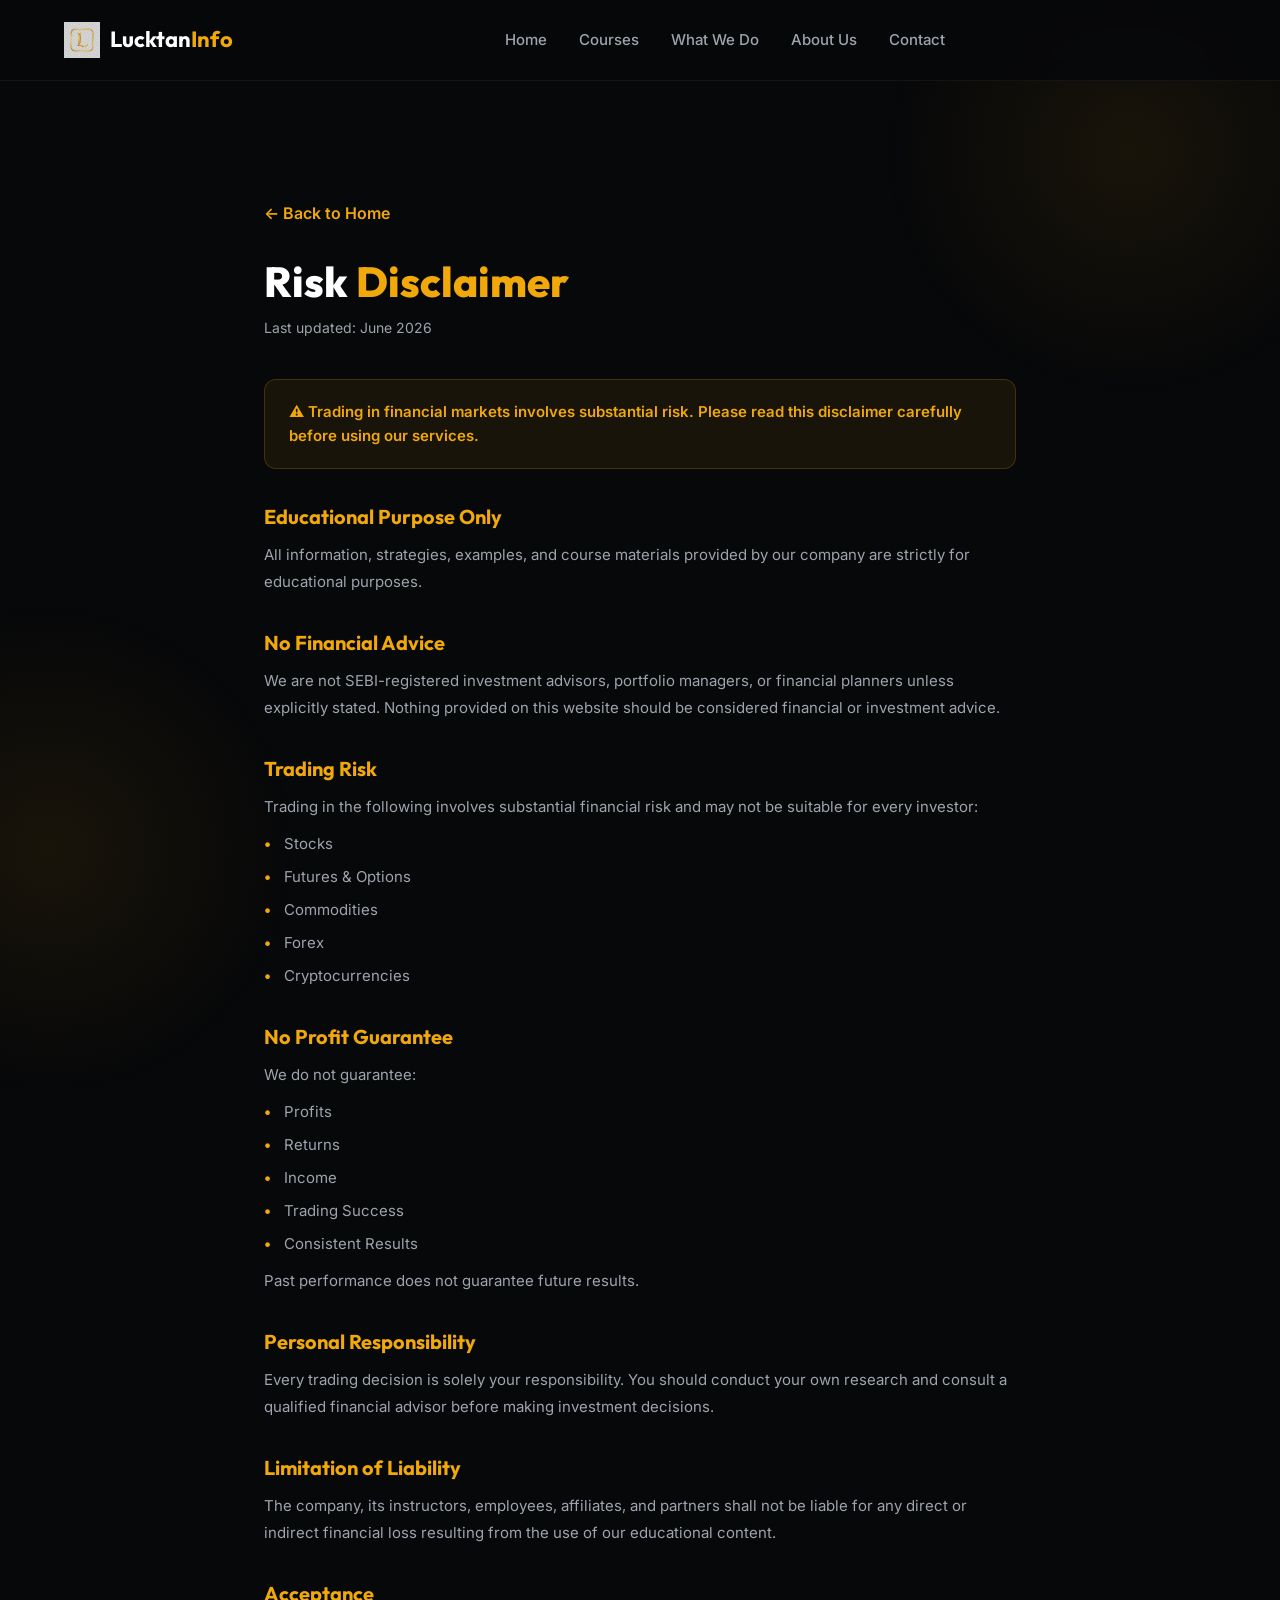
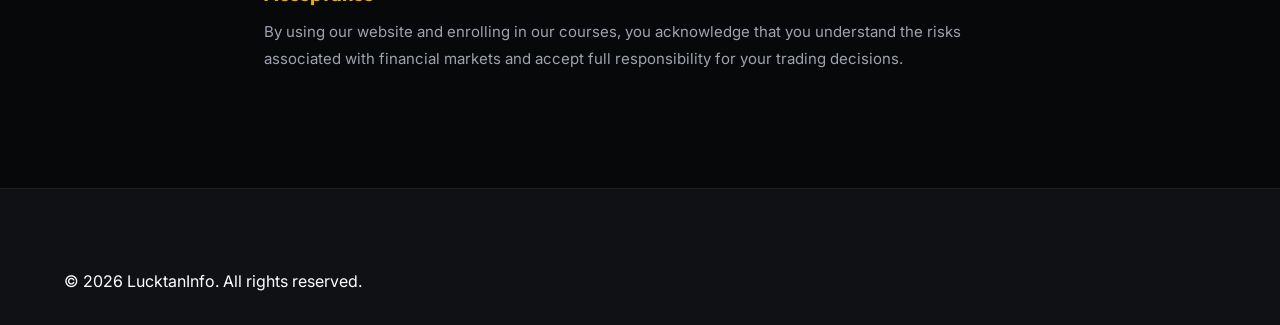
<file: disclaimer.html>
<!DOCTYPE html>
<html lang="en">
<head>
  <meta charset="UTF-8">
  <meta name="viewport" content="width=device-width, initial-scale=1.0">
  <title>Risk Disclaimer | LucktanInfo</title>
  <meta name="description" content="Risk Disclaimer for LucktanInfo - Understanding the risks associated with cryptocurrency and trading education.">
  <link rel="stylesheet" href="css/style.css">
  <style>
    .legal-page { padding: 120px 0 80px; }
    .legal-page .container { max-width: 800px; }
    .legal-page h1 { font-size: 42px; font-weight: 800; margin-bottom: 10px; }
    .legal-page h1 span { color: var(--color-primary); }
    .legal-page .legal-updated { color: var(--text-secondary); font-size: 14px; margin-bottom: 40px; }
    .legal-section { margin-bottom: 36px; }
    .legal-section h2 { font-size: 20px; font-weight: 700; margin-bottom: 12px; color: var(--color-primary); }
    .legal-section p, .legal-section li { font-size: 15px; line-height: 1.8; color: var(--text-secondary); }
    .legal-section ul { list-style: none; padding: 0; margin: 10px 0; }
    .legal-section ul li { padding-left: 20px; position: relative; margin-bottom: 6px; }
    .legal-section ul li::before { content: '•'; color: var(--color-primary); position: absolute; left: 0; font-weight: bold; }
    .legal-back { display: inline-flex; align-items: center; gap: 8px; color: var(--color-primary); text-decoration: none; font-weight: 600; margin-bottom: 30px; transition: 0.3s; }
    .legal-back:hover { opacity: 0.7; }
    .legal-warning { background: rgba(241, 168, 10, 0.08); border: 1px solid rgba(241, 168, 10, 0.2); border-radius: 12px; padding: 20px 24px; margin-bottom: 36px; }
    .legal-warning p { color: var(--color-primary) !important; font-weight: 600; font-size: 15px; }
  </style>
</head>
<body>
  <div class="glow-sphere top-right"></div>
  <div class="glow-sphere bottom-left"></div>
  <header>
    <div class="container">
      <a href="index.html" class="logo"><img src="images/logo.png" alt="LucktanInfo Logo"><div class="logo-text">Lucktan<span>Info</span></div></a>
      <ul class="nav-links" id="navLinks">
        <li><a href="index.html">Home</a></li>
        <li><a href="courses.html">Courses</a></li>
        <li><a href="what-we-do.html">What We Do</a></li>
        <li><a href="about.html">About Us</a></li>
        <li><a href="contact.html">Contact</a></li>
      </ul>
      <div class="hamburger" id="hamburger"><span></span><span></span><span></span></div>
    </div>
  </header>

  <section class="legal-page">
    <div class="container">
      <a href="index.html" class="legal-back">← Back to Home</a>
      <h1>Risk <span>Disclaimer</span></h1>
      <p class="legal-updated">Last updated: June 2026</p>

      <div class="legal-warning">
        <p>⚠️ Trading in financial markets involves substantial risk. Please read this disclaimer carefully before using our services.</p>
      </div>

      <div class="legal-section">
        <h2>Educational Purpose Only</h2>
        <p>All information, strategies, examples, and course materials provided by our company are strictly for educational purposes.</p>
      </div>

      <div class="legal-section">
        <h2>No Financial Advice</h2>
        <p>We are not SEBI-registered investment advisors, portfolio managers, or financial planners unless explicitly stated. Nothing provided on this website should be considered financial or investment advice.</p>
      </div>

      <div class="legal-section">
        <h2>Trading Risk</h2>
        <p>Trading in the following involves substantial financial risk and may not be suitable for every investor:</p>
        <ul>
          <li>Stocks</li>
          <li>Futures &amp; Options</li>
          <li>Commodities</li>
          <li>Forex</li>
          <li>Cryptocurrencies</li>
        </ul>
      </div>

      <div class="legal-section">
        <h2>No Profit Guarantee</h2>
        <p>We do not guarantee:</p>
        <ul>
          <li>Profits</li>
          <li>Returns</li>
          <li>Income</li>
          <li>Trading Success</li>
          <li>Consistent Results</li>
        </ul>
        <p>Past performance does not guarantee future results.</p>
      </div>

      <div class="legal-section">
        <h2>Personal Responsibility</h2>
        <p>Every trading decision is solely your responsibility. You should conduct your own research and consult a qualified financial advisor before making investment decisions.</p>
      </div>

      <div class="legal-section">
        <h2>Limitation of Liability</h2>
        <p>The company, its instructors, employees, affiliates, and partners shall not be liable for any direct or indirect financial loss resulting from the use of our educational content.</p>
      </div>

      <div class="legal-section">
        <h2>Acceptance</h2>
        <p>By using our website and enrolling in our courses, you acknowledge that you understand the risks associated with financial markets and accept full responsibility for your trading decisions.</p>
      </div>
    </div>
  </section>

  <footer>
    <div class="container">
      <p>&copy; 2026 LucktanInfo. All rights reserved.</p>
    </div>
  </footer>
</body>
</html>
</file>
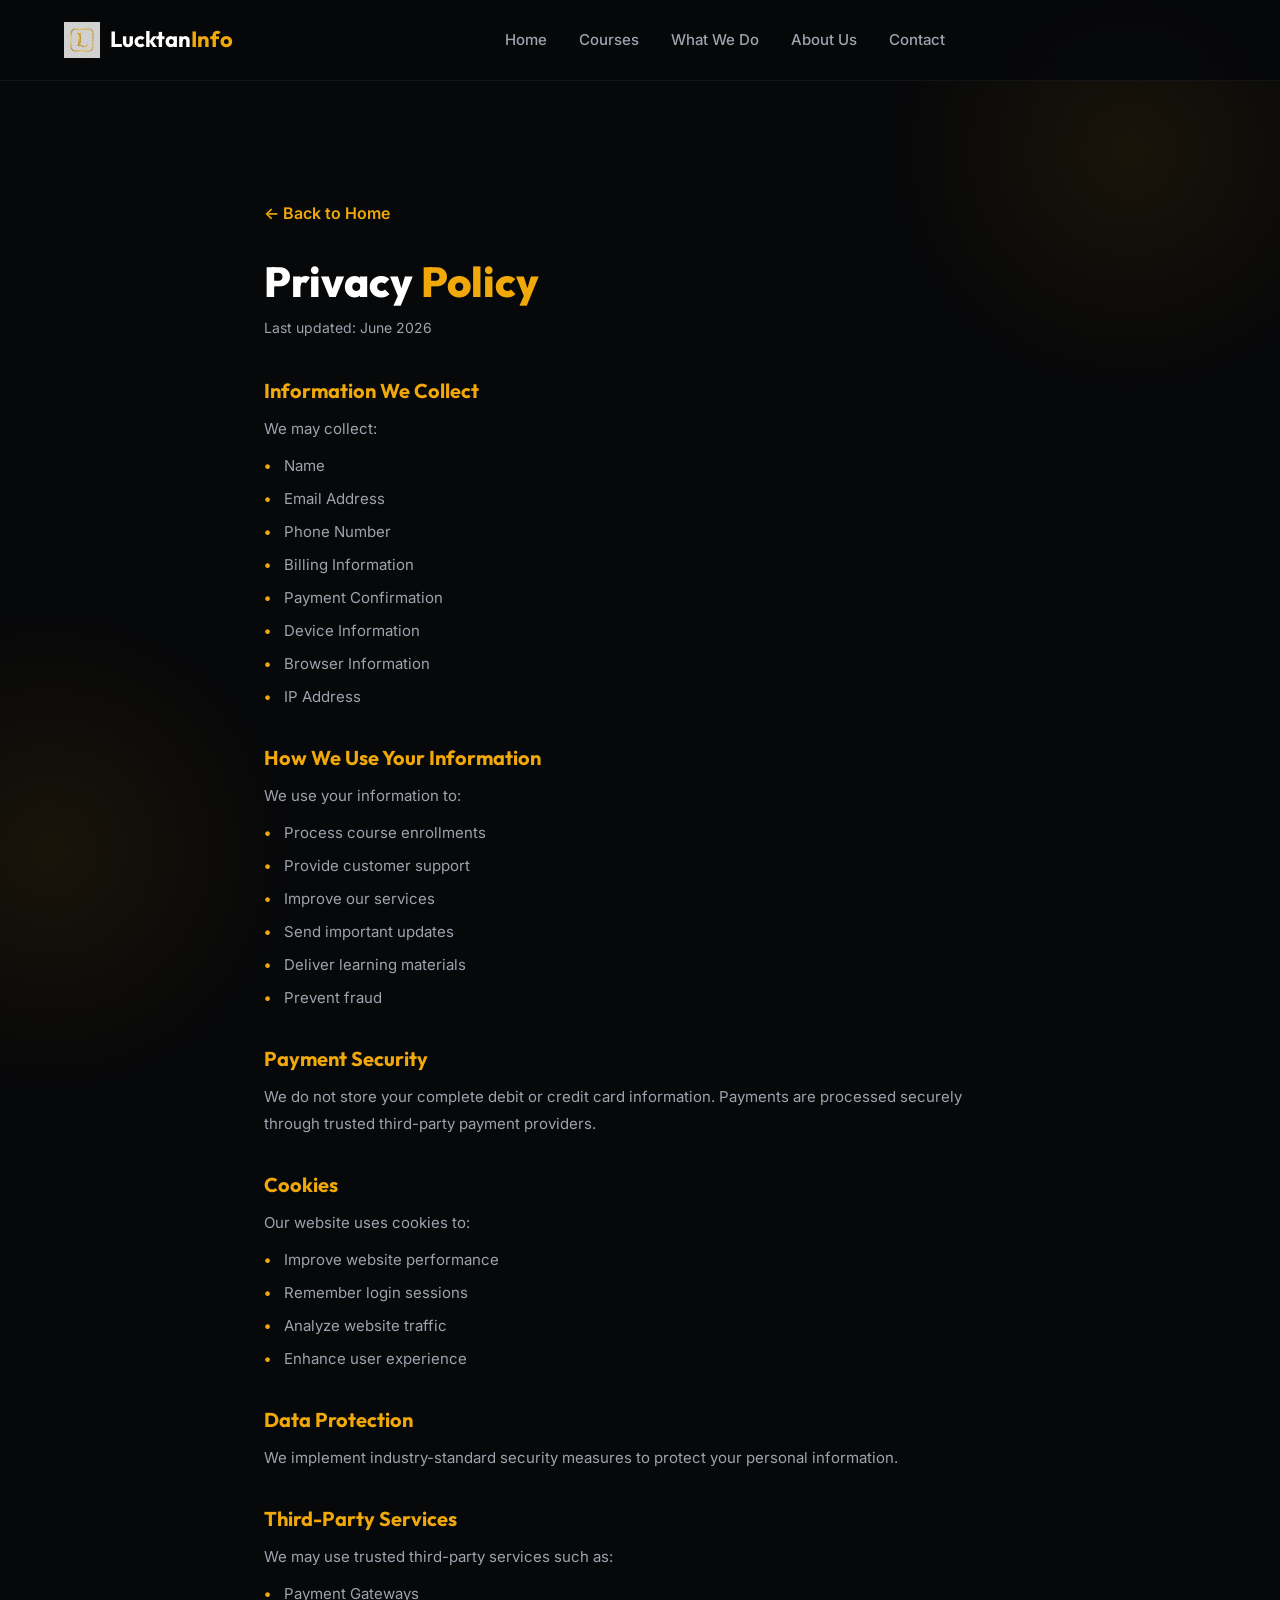
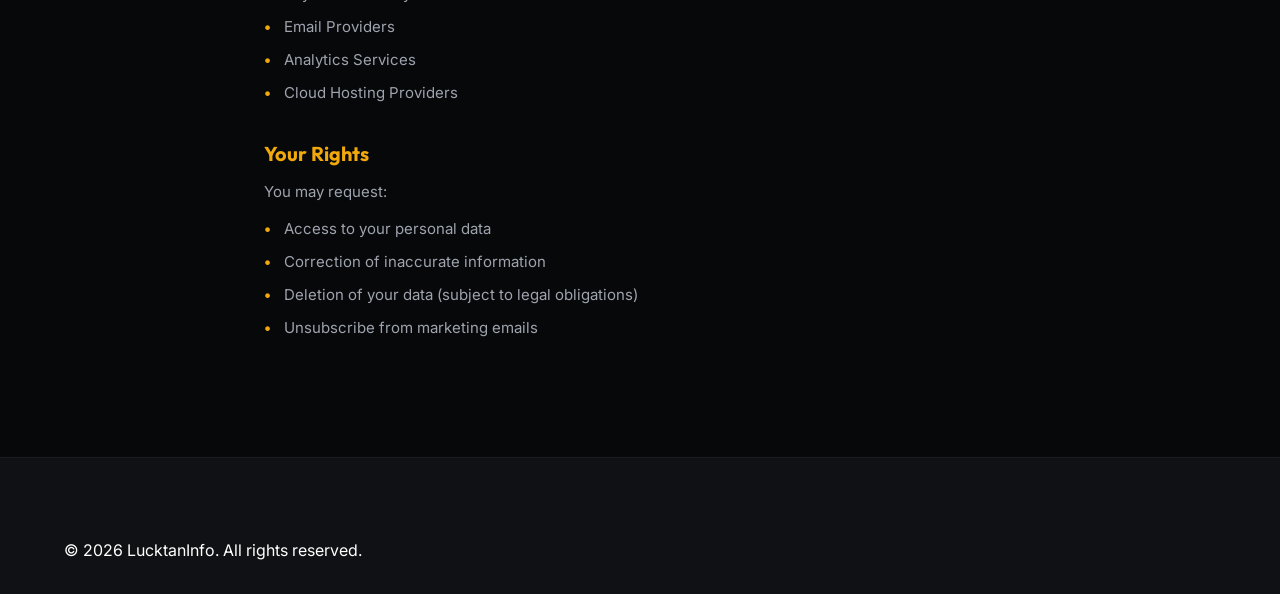
<file: privacy.html>
<!DOCTYPE html>
<html lang="en">
<head>
  <meta charset="UTF-8">
  <meta name="viewport" content="width=device-width, initial-scale=1.0">
  <title>Privacy Policy | LucktanInfo</title>
  <meta name="description" content="Privacy Policy for LucktanInfo - How we collect, use, and protect your personal information.">
  <link rel="stylesheet" href="css/style.css">
  <style>
    .legal-page { padding: 120px 0 80px; }
    .legal-page .container { max-width: 800px; }
    .legal-page h1 { font-size: 42px; font-weight: 800; margin-bottom: 10px; }
    .legal-page h1 span { color: var(--color-primary); }
    .legal-page .legal-updated { color: var(--text-secondary); font-size: 14px; margin-bottom: 40px; }
    .legal-section { margin-bottom: 36px; }
    .legal-section h2 { font-size: 20px; font-weight: 700; margin-bottom: 12px; color: var(--color-primary); }
    .legal-section p, .legal-section li { font-size: 15px; line-height: 1.8; color: var(--text-secondary); }
    .legal-section ul { list-style: none; padding: 0; margin: 10px 0; }
    .legal-section ul li { padding-left: 20px; position: relative; margin-bottom: 6px; }
    .legal-section ul li::before { content: '•'; color: var(--color-primary); position: absolute; left: 0; font-weight: bold; }
    .legal-back { display: inline-flex; align-items: center; gap: 8px; color: var(--color-primary); text-decoration: none; font-weight: 600; margin-bottom: 30px; transition: 0.3s; }
    .legal-back:hover { opacity: 0.7; }
  </style>
</head>
<body>
  <div class="glow-sphere top-right"></div>
  <div class="glow-sphere bottom-left"></div>
  <header>
    <div class="container">
      <a href="index.html" class="logo"><img src="images/logo.png" alt="LucktanInfo Logo"><div class="logo-text">Lucktan<span>Info</span></div></a>
      <ul class="nav-links" id="navLinks">
        <li><a href="index.html">Home</a></li>
        <li><a href="courses.html">Courses</a></li>
        <li><a href="what-we-do.html">What We Do</a></li>
        <li><a href="about.html">About Us</a></li>
        <li><a href="contact.html">Contact</a></li>
      </ul>
      <div class="hamburger" id="hamburger"><span></span><span></span><span></span></div>
    </div>
  </header>

  <section class="legal-page">
    <div class="container">
      <a href="index.html" class="legal-back">← Back to Home</a>
      <h1>Privacy <span>Policy</span></h1>
      <p class="legal-updated">Last updated: June 2026</p>

      <div class="legal-section">
        <h2>Information We Collect</h2>
        <p>We may collect:</p>
        <ul>
          <li>Name</li>
          <li>Email Address</li>
          <li>Phone Number</li>
          <li>Billing Information</li>
          <li>Payment Confirmation</li>
          <li>Device Information</li>
          <li>Browser Information</li>
          <li>IP Address</li>
        </ul>
      </div>

      <div class="legal-section">
        <h2>How We Use Your Information</h2>
        <p>We use your information to:</p>
        <ul>
          <li>Process course enrollments</li>
          <li>Provide customer support</li>
          <li>Improve our services</li>
          <li>Send important updates</li>
          <li>Deliver learning materials</li>
          <li>Prevent fraud</li>
        </ul>
      </div>

      <div class="legal-section">
        <h2>Payment Security</h2>
        <p>We do not store your complete debit or credit card information. Payments are processed securely through trusted third-party payment providers.</p>
      </div>

      <div class="legal-section">
        <h2>Cookies</h2>
        <p>Our website uses cookies to:</p>
        <ul>
          <li>Improve website performance</li>
          <li>Remember login sessions</li>
          <li>Analyze website traffic</li>
          <li>Enhance user experience</li>
        </ul>
      </div>

      <div class="legal-section">
        <h2>Data Protection</h2>
        <p>We implement industry-standard security measures to protect your personal information.</p>
      </div>

      <div class="legal-section">
        <h2>Third-Party Services</h2>
        <p>We may use trusted third-party services such as:</p>
        <ul>
          <li>Payment Gateways</li>
          <li>Email Providers</li>
          <li>Analytics Services</li>
          <li>Cloud Hosting Providers</li>
        </ul>
      </div>

      <div class="legal-section">
        <h2>Your Rights</h2>
        <p>You may request:</p>
        <ul>
          <li>Access to your personal data</li>
          <li>Correction of inaccurate information</li>
          <li>Deletion of your data (subject to legal obligations)</li>
          <li>Unsubscribe from marketing emails</li>
        </ul>
      </div>
    </div>
  </section>

  <footer>
    <div class="container">
      <p>&copy; 2026 LucktanInfo. All rights reserved.</p>
    </div>
  </footer>
</body>
</html>
</file>
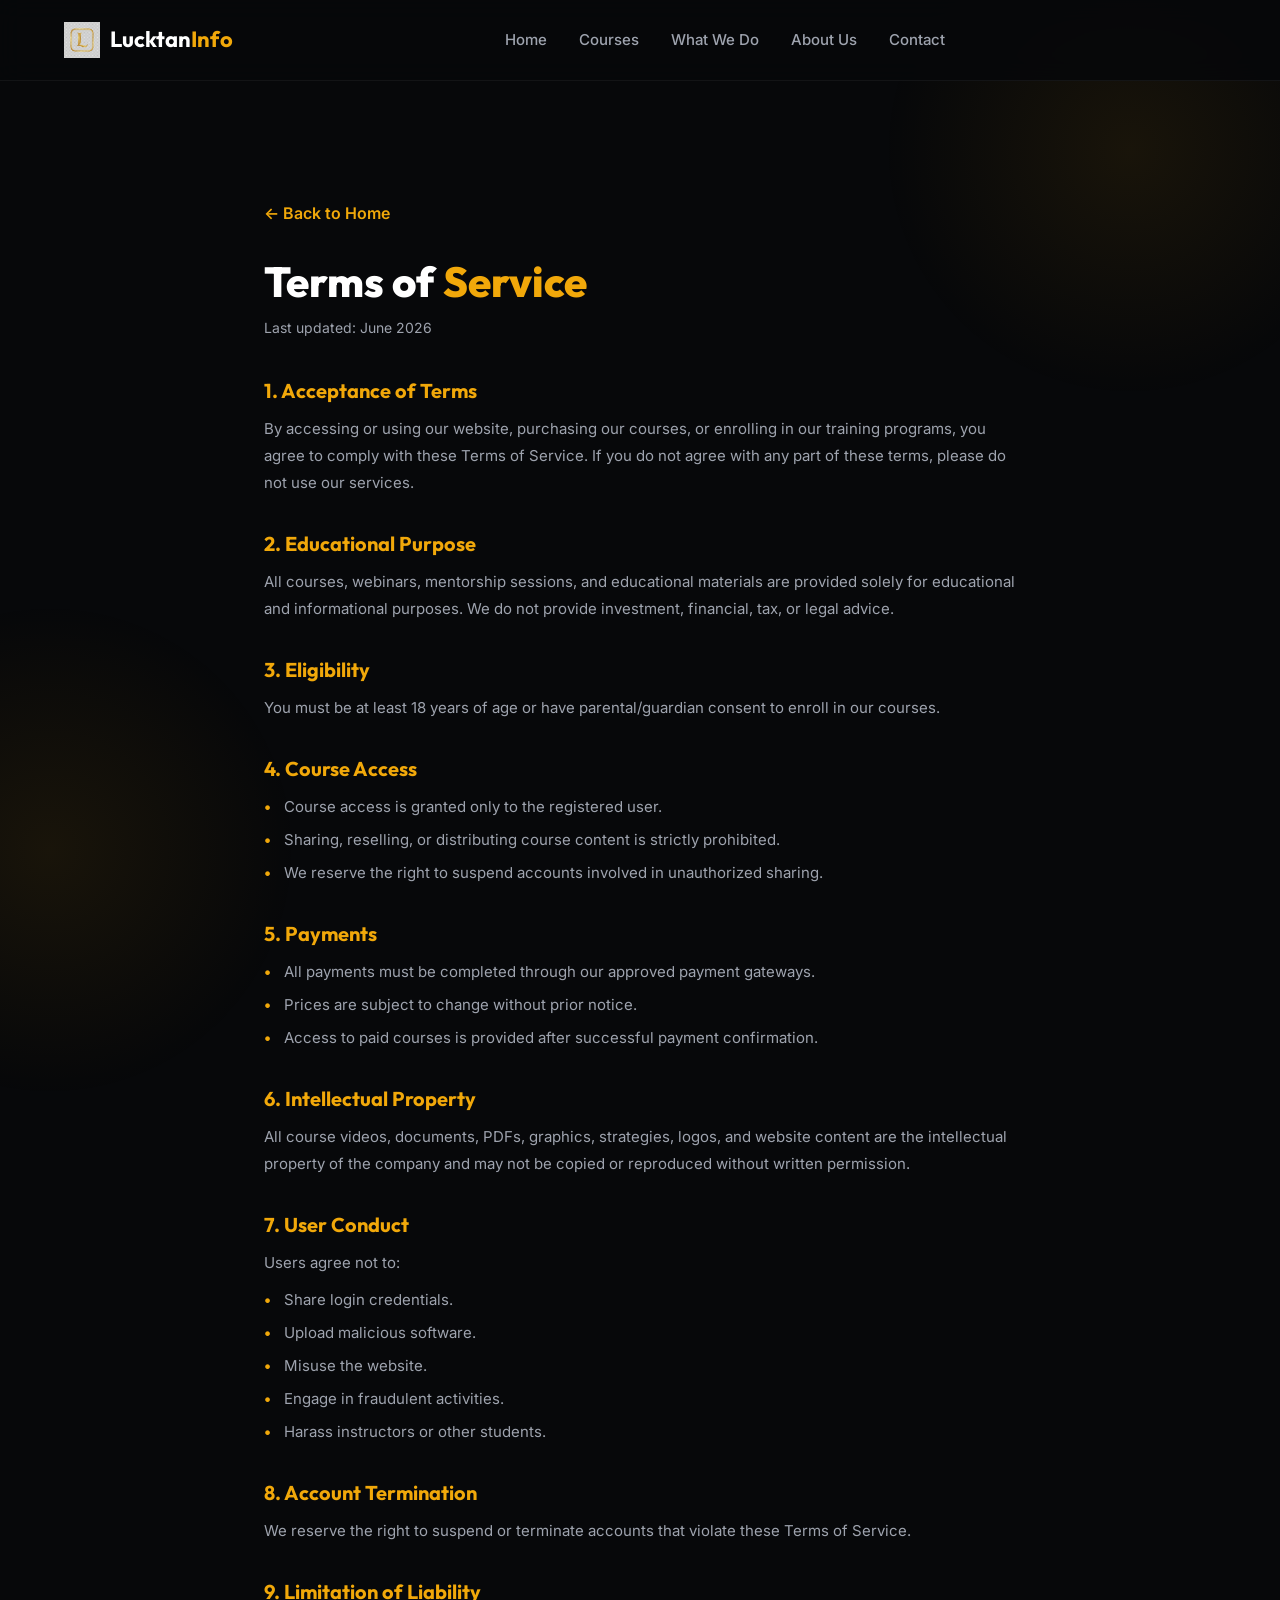
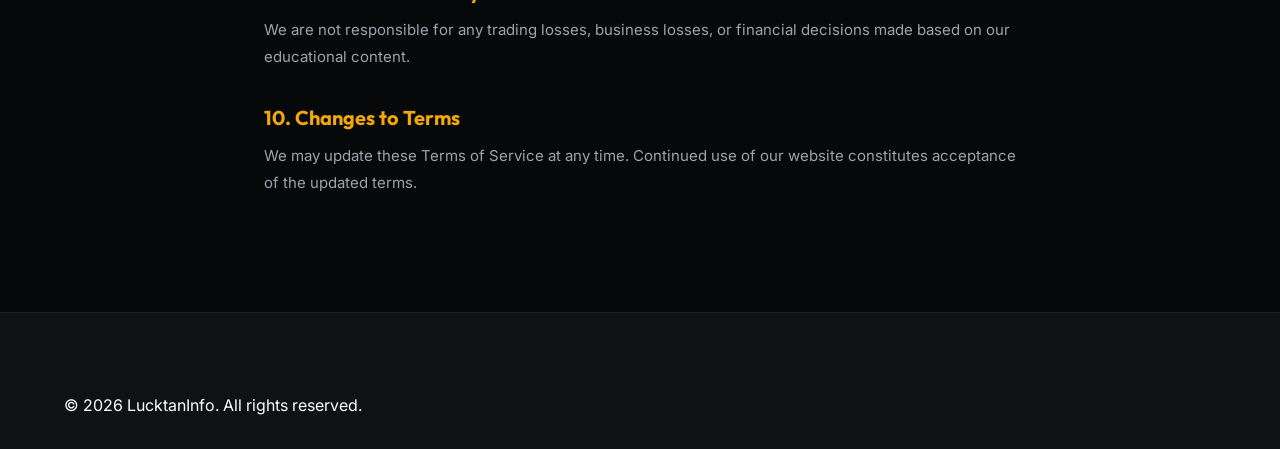
<file: terms.html>
<!DOCTYPE html>
<html lang="en">
<head>
  <meta charset="UTF-8">
  <meta name="viewport" content="width=device-width, initial-scale=1.0">
  <title>Terms of Service | LucktanInfo</title>
  <meta name="description" content="Terms of Service for LucktanInfo - Bitcoin and cryptocurrency trading education platform.">
  <link rel="stylesheet" href="css/style.css">
  <style>
    .legal-page { padding: 120px 0 80px; }
    .legal-page .container { max-width: 800px; }
    .legal-page h1 { font-size: 42px; font-weight: 800; margin-bottom: 10px; }
    .legal-page h1 span { color: var(--color-primary); }
    .legal-page .legal-updated { color: var(--text-secondary); font-size: 14px; margin-bottom: 40px; }
    .legal-section { margin-bottom: 36px; }
    .legal-section h2 { font-size: 20px; font-weight: 700; margin-bottom: 12px; color: var(--color-primary); }
    .legal-section p, .legal-section li { font-size: 15px; line-height: 1.8; color: var(--text-secondary); }
    .legal-section ul { list-style: none; padding: 0; margin: 10px 0; }
    .legal-section ul li { padding-left: 20px; position: relative; margin-bottom: 6px; }
    .legal-section ul li::before { content: '•'; color: var(--color-primary); position: absolute; left: 0; font-weight: bold; }
    .legal-back { display: inline-flex; align-items: center; gap: 8px; color: var(--color-primary); text-decoration: none; font-weight: 600; margin-bottom: 30px; transition: 0.3s; }
    .legal-back:hover { opacity: 0.7; }
  </style>
</head>
<body>
  <div class="glow-sphere top-right"></div>
  <div class="glow-sphere bottom-left"></div>
  <header>
    <div class="container">
      <a href="index.html" class="logo"><img src="images/logo.png" alt="LucktanInfo Logo"><div class="logo-text">Lucktan<span>Info</span></div></a>
      <ul class="nav-links" id="navLinks">
        <li><a href="index.html">Home</a></li>
        <li><a href="courses.html">Courses</a></li>
        <li><a href="what-we-do.html">What We Do</a></li>
        <li><a href="about.html">About Us</a></li>
        <li><a href="contact.html">Contact</a></li>
      </ul>
      <div class="hamburger" id="hamburger"><span></span><span></span><span></span></div>
    </div>
  </header>

  <section class="legal-page">
    <div class="container">
      <a href="index.html" class="legal-back">← Back to Home</a>
      <h1>Terms of <span>Service</span></h1>
      <p class="legal-updated">Last updated: June 2026</p>

      <div class="legal-section">
        <h2>1. Acceptance of Terms</h2>
        <p>By accessing or using our website, purchasing our courses, or enrolling in our training programs, you agree to comply with these Terms of Service. If you do not agree with any part of these terms, please do not use our services.</p>
      </div>

      <div class="legal-section">
        <h2>2. Educational Purpose</h2>
        <p>All courses, webinars, mentorship sessions, and educational materials are provided solely for educational and informational purposes. We do not provide investment, financial, tax, or legal advice.</p>
      </div>

      <div class="legal-section">
        <h2>3. Eligibility</h2>
        <p>You must be at least 18 years of age or have parental/guardian consent to enroll in our courses.</p>
      </div>

      <div class="legal-section">
        <h2>4. Course Access</h2>
        <ul>
          <li>Course access is granted only to the registered user.</li>
          <li>Sharing, reselling, or distributing course content is strictly prohibited.</li>
          <li>We reserve the right to suspend accounts involved in unauthorized sharing.</li>
        </ul>
      </div>

      <div class="legal-section">
        <h2>5. Payments</h2>
        <ul>
          <li>All payments must be completed through our approved payment gateways.</li>
          <li>Prices are subject to change without prior notice.</li>
          <li>Access to paid courses is provided after successful payment confirmation.</li>
        </ul>
      </div>

      <div class="legal-section">
        <h2>6. Intellectual Property</h2>
        <p>All course videos, documents, PDFs, graphics, strategies, logos, and website content are the intellectual property of the company and may not be copied or reproduced without written permission.</p>
      </div>

      <div class="legal-section">
        <h2>7. User Conduct</h2>
        <p>Users agree not to:</p>
        <ul>
          <li>Share login credentials.</li>
          <li>Upload malicious software.</li>
          <li>Misuse the website.</li>
          <li>Engage in fraudulent activities.</li>
          <li>Harass instructors or other students.</li>
        </ul>
      </div>

      <div class="legal-section">
        <h2>8. Account Termination</h2>
        <p>We reserve the right to suspend or terminate accounts that violate these Terms of Service.</p>
      </div>

      <div class="legal-section">
        <h2>9. Limitation of Liability</h2>
        <p>We are not responsible for any trading losses, business losses, or financial decisions made based on our educational content.</p>
      </div>

      <div class="legal-section">
        <h2>10. Changes to Terms</h2>
        <p>We may update these Terms of Service at any time. Continued use of our website constitutes acceptance of the updated terms.</p>
      </div>
    </div>
  </section>

  <footer>
    <div class="container">
      <p>&copy; 2026 LucktanInfo. All rights reserved.</p>
    </div>
  </footer>
</body>
</html>
</file>
<file: css/style.css>
@import url('https://fonts.googleapis.com/css2?family=Inter:wght@300;400;500;600;700&family=Outfit:wght@400;500;600;700;800&display=swap');

:root {
  --bg-main: #07080a;
  --bg-surface: #101114;
  --bg-surface-hover: #15171c;
  --color-primary: #f1a80a;
  --color-secondary: #ffd000;
  --color-danger: #ff3b30;
  --color-success: #34c759;
  --text-primary: #ffffff;
  --text-secondary: #9ea3ae;
  --text-muted: #626772;
  --border-color: rgba(255, 255, 255, 0.05);
  --border-glow: rgba(241, 168, 10, 0.2);
  --gradient-gold: linear-gradient(135deg, #f1a80a 0%, #ffd000 100%);
  --gradient-dark: linear-gradient(180deg, #101114 0%, #07080a 100%);
  --transition-smooth: all 0.3s cubic-bezier(0.25, 0.8, 0.25, 1);
  --border-radius-sm: 8px;
  --border-radius-md: 14px;
  --border-radius-lg: 24px;
}

* {
  box-sizing: border-box;
  margin: 0;
  padding: 0;
}

html {
  scroll-behavior: smooth;
  overflow-x: hidden;
}

body {
  font-family: 'Inter', sans-serif;
  background-color: var(--bg-main);
  color: var(--text-primary);
  line-height: 1.6;
  overflow-x: hidden;
  -webkit-font-smoothing: antialiased;
}

h1, h2, h3, h4, h5, h6 {
  font-family: 'Outfit', sans-serif;
  font-weight: 700;
  color: var(--text-primary);
  line-height: 1.2;
}

a {
  color: inherit;
  text-decoration: none;
  transition: var(--transition-smooth);
}

button, input, textarea, select {
  font-family: inherit;
}

/* Background Glow Effects */
.glow-sphere {
  position: fixed;
  width: 500px;
  height: 500px;
  border-radius: 50%;
  background: radial-gradient(circle, rgba(241, 168, 10, 0.08) 0%, rgba(241, 168, 10, 0) 70%);
  z-index: 0;
  pointer-events: none;
}

.glow-sphere.top-right {
  top: -100px;
  right: -100px;
}

.glow-sphere.bottom-left {
  bottom: -200px;
  left: -200px;
}

.glow-sphere.center {
  top: 50%;
  left: 50%;
  transform: translate(-50%, -50%);
}

/* Layout Wrapper */
.container {
  max-width: 1200px;
  margin: 0 auto;
  padding: 0 24px;
  position: relative;
  z-index: 1;
}

/* Header & Navigation */
header {
  position: sticky;
  top: 0;
  background-color: rgba(7, 8, 10, 0.85);
  backdrop-filter: blur(12px);
  border-bottom: 1px solid var(--border-color);
  z-index: 1000;
}

header .container {
  display: flex;
  align-items: center;
  justify-content: space-between;
  height: 80px;
}

.logo {
  display: flex;
  align-items: center;
  gap: 10px;
  font-size: 22px;
  font-family: 'Outfit', sans-serif;
  font-weight: 700;
}

.logo img {
  height: 36px;
  width: 36px;
}

.logo-text span {
  color: var(--color-primary);
}

.nav-links {
  display: flex;
  gap: 32px;
  list-style: none;
}

.nav-links a {
  font-size: 15px;
  font-weight: 500;
  color: var(--text-secondary);
}

.nav-links a:hover, .nav-links a.active {
  color: var(--color-primary);
}

.nav-actions {
  display: flex;
  align-items: center;
  gap: 20px;
}

/* Real-time Crypto Price Card */
.crypto-ticker {
  background-color: rgba(255, 255, 255, 0.03);
  border: 1px solid var(--border-color);
  border-radius: var(--border-radius-sm);
  padding: 6px 14px;
  font-size: 13px;
  display: flex;
  flex-direction: column;
  line-height: 1.3;
}

.ticker-top {
  display: flex;
  align-items: center;
  gap: 6px;
  color: var(--text-secondary);
  font-size: 11px;
}

.ticker-dot {
  width: 6px;
  height: 6px;
  background-color: var(--color-success);
  border-radius: 50%;
  animation: pulse-dot 1.5s infinite;
}

.ticker-price-row {
  display: flex;
  align-items: center;
  gap: 8px;
  font-weight: 600;
}

.ticker-change {
  font-size: 11px;
  display: flex;
  align-items: center;
}

.ticker-change.up {
  color: var(--color-success);
}

.ticker-change.down {
  color: var(--color-danger);
}

@keyframes pulse-dot {
  0% { transform: scale(0.9); opacity: 0.6; }
  50% { transform: scale(1.2); opacity: 1; }
  100% { transform: scale(0.9); opacity: 0.6; }
}

/* Buttons */
.btn {
  display: inline-flex;
  align-items: center;
  justify-content: center;
  font-weight: 600;
  font-size: 14px;
  padding: 12px 28px;
  border-radius: 30px;
  border: none;
  cursor: pointer;
  transition: var(--transition-smooth);
}

.btn-primary {
  background: var(--gradient-gold);
  color: #000000;
}

.btn-primary:hover {
  transform: translateY(-2px);
  box-shadow: 0 6px 20px rgba(241, 168, 10, 0.35);
}

.btn-outline {
  background: transparent;
  color: var(--text-primary);
  border: 1px solid var(--border-color);
}

.btn-outline:hover {
  border-color: var(--color-primary);
  color: var(--color-primary);
  background-color: rgba(241, 168, 10, 0.05);
}

.btn-sm {
  padding: 8px 18px;
  font-size: 13px;
}

.mobile-menu-btn {
  display: none;
  background: none;
  border: none;
  color: var(--text-primary);
  font-size: 24px;
  cursor: pointer;
}

/* Page Hero Header (Courses, About, What We Do, Contact) */
.page-hero {
  padding: 100px 0 60px;
  text-align: center;
  position: relative;
}

.badge {
  display: inline-block;
  background-color: rgba(241, 168, 10, 0.1);
  color: var(--color-primary);
  border: 1px solid rgba(241, 168, 10, 0.2);
  padding: 6px 14px;
  border-radius: 20px;
  font-size: 12px;
  font-weight: 600;
  text-transform: uppercase;
  letter-spacing: 1px;
  margin-bottom: 16px;
}

.page-title {
  font-size: 56px;
  font-weight: 800;
  margin-bottom: 16px;
}

.page-subtitle {
  font-size: 18px;
  color: var(--text-secondary);
  max-width: 600px;
  margin: 0 auto 24px;
}

.breadcrumbs {
  display: flex;
  justify-content: center;
  gap: 10px;
  color: var(--text-muted);
  font-size: 14px;
}

.breadcrumbs a {
  color: var(--text-secondary);
}

.breadcrumbs a:hover {
  color: var(--color-primary);
}

/* Index / Hero Section */
.hero {
  padding: 70px 0 50px;
  position: relative;
  overflow: hidden;
}

.hero::before {
  content: '';
  position: absolute;
  top: -50%;
  left: -20%;
  width: 70%;
  height: 140%;
  background: radial-gradient(ellipse at center, rgba(241,168,10,0.06) 0%, transparent 70%);
  animation: heroGlowPulse 6s ease-in-out infinite;
  pointer-events: none;
  z-index: 0;
}

.hero::after {
  content: '';
  position: absolute;
  bottom: -30%;
  right: -15%;
  width: 50%;
  height: 100%;
  background: radial-gradient(ellipse at center, rgba(255,255,255,0.03) 0%, transparent 70%);
  animation: heroGlowPulse 8s ease-in-out 2s infinite;
  pointer-events: none;
  z-index: 0;
}

@keyframes heroGlowPulse {
  0%, 100% { opacity: 0.4; transform: scale(1); }
  50% { opacity: 1; transform: scale(1.1); }
}

/* Particle Canvas */
.hero-particles-canvas {
  position: absolute;
  top: 0; left: 0;
  width: 100%; height: 100%;
  z-index: 0;
  pointer-events: none;
}

/* Floating Orbs — continuously drifting */
.hero-orbs {
  position: absolute;
  top: 0; left: 0;
  width: 100%; height: 100%;
  pointer-events: none;
  z-index: 0;
  overflow: hidden;
}

.hero-orb {
  position: absolute;
  border-radius: 50%;
  filter: blur(40px);
  opacity: 0.15;
}

.orb-1 {
  width: 300px; height: 300px;
  background: radial-gradient(circle, #F1A80A, transparent 70%);
  top: 10%; left: 5%;
  animation: orbDrift1 18s ease-in-out infinite;
}

.orb-2 {
  width: 200px; height: 200px;
  background: radial-gradient(circle, rgba(255,255,255,0.7), transparent 70%);
  top: 60%; right: 10%;
  animation: orbDrift2 22s ease-in-out infinite;
}

.orb-3 {
  width: 150px; height: 150px;
  background: radial-gradient(circle, rgba(255,255,255,0.5), transparent 70%);
  top: 30%; right: 30%;
  animation: orbDrift3 15s ease-in-out infinite;
}

.orb-4 {
  width: 250px; height: 250px;
  background: radial-gradient(circle, #F1A80A, transparent 70%);
  bottom: 10%; left: 40%;
  animation: orbDrift4 20s ease-in-out infinite;
}

@keyframes orbDrift1 {
  0%   { transform: translate(0, 0); }
  25%  { transform: translate(60px, -40px); }
  50%  { transform: translate(30px, 50px); }
  75%  { transform: translate(-40px, 20px); }
  100% { transform: translate(0, 0); }
}

@keyframes orbDrift2 {
  0%   { transform: translate(0, 0); }
  25%  { transform: translate(-50px, 30px); }
  50%  { transform: translate(-80px, -20px); }
  75%  { transform: translate(20px, -50px); }
  100% { transform: translate(0, 0); }
}

@keyframes orbDrift3 {
  0%   { transform: translate(0, 0); }
  33%  { transform: translate(40px, 60px); }
  66%  { transform: translate(-30px, -40px); }
  100% { transform: translate(0, 0); }
}

@keyframes orbDrift4 {
  0%   { transform: translate(0, 0); }
  20%  { transform: translate(-50px, -30px); }
  40%  { transform: translate(30px, -60px); }
  60%  { transform: translate(70px, 20px); }
  80%  { transform: translate(-20px, 50px); }
  100% { transform: translate(0, 0); }
}

/* Light Streaks — diagonal moving lines */
.hero-streaks {
  position: absolute;
  top: 0; left: 0;
  width: 100%; height: 100%;
  pointer-events: none;
  z-index: 0;
  overflow: hidden;
}

.hero-streak {
  position: absolute;
  width: 200%;
  height: 1px;
  background: linear-gradient(90deg, transparent 0%, rgba(241,168,10,0.15) 30%, rgba(255,215,0,0.3) 50%, rgba(241,168,10,0.15) 70%, transparent 100%);
  transform-origin: center;
}

.streak-1 {
  top: 25%;
  left: -100%;
  transform: rotate(-15deg);
  animation: streakSlide 8s linear infinite;
  background: linear-gradient(90deg, transparent 0%, rgba(255,255,255,0.08) 30%, rgba(255,255,255,0.2) 50%, rgba(255,255,255,0.08) 70%, transparent 100%);
}

.streak-2 {
  top: 55%;
  left: -100%;
  transform: rotate(-12deg);
  animation: streakSlide 12s linear 3s infinite;
  opacity: 0.6;
  background: linear-gradient(90deg, transparent 0%, rgba(241,168,10,0.12) 30%, rgba(255,215,0,0.25) 50%, rgba(241,168,10,0.12) 70%, transparent 100%);
}

.streak-3 {
  top: 80%;
  left: -100%;
  transform: rotate(-18deg);
  animation: streakSlide 10s linear 6s infinite;
  opacity: 0.4;
  background: linear-gradient(90deg, transparent 0%, rgba(255,255,255,0.1) 30%, rgba(255,255,255,0.18) 50%, rgba(255,255,255,0.1) 70%, transparent 100%);
}

@keyframes streakSlide {
  0%   { transform: translateX(-30%) rotate(-15deg); }
  100% { transform: translateX(80%) rotate(-15deg); }
}

.hero .container {
  position: relative;
  z-index: 1;
  display: flex;
  flex-direction: column;
  gap: 40px;
}

.hero-top-row {
  display: flex;
  align-items: center;
  justify-content: space-between;
  gap: 40px;
}

.hero-top-row .hero-content {
  flex: 1.3;
  min-width: 0;
}

.hero-top-row .hero-graphic {
  flex: 0.7;
}

.hero-bottom-row {
  max-width: 600px;
}

.hero-content h1 {
  font-size: 64px;
  font-weight: 800;
  line-height: 1.1;
  margin-bottom: 24px;
}

/* span colors now handled by .hero-word-gold and .hero-word-white */

.hero-content p {
  font-size: 18px;
  color: var(--text-secondary);
  margin-bottom: 40px;
  max-width: 500px;
}

/* Custom Stacked Hero Title — Animated Professional */
.hero-title-stacked {
  font-size: 100px !important;
  font-weight: 800;
  line-height: 1.05 !important;
  margin-bottom: 30px !important;
  text-transform: none;
  letter-spacing: -2px;
  overflow: visible;
}

/* ── Cycling Two-Word Pairs ── */
.hero-cycle-container {
  position: relative;
  display: block;
  height: 220px;
  overflow: visible;
  width: 100%;
}

/* Each pair holds two stacked words */
.hero-pair {
  position: absolute;
  left: 0; top: 0;
  display: flex;
  flex-direction: column;
  opacity: 0;
  transform: translateY(50px);
  filter: blur(6px);
}

.hero-pair span {
  display: block;
  line-height: 1.1;
}

/*
  3 pairs, total cycle = 9s → 3s per pair
  Pair 0: 0% - 33.33%
  Pair 1: 33.33% - 66.67%
  Pair 2: 66.67% - 100%
*/

.hero-pair:nth-child(1) { animation: pairShow0 9s ease-in-out infinite; }
.hero-pair:nth-child(2) { animation: pairShow1 9s ease-in-out infinite; }
.hero-pair:nth-child(3) { animation: pairShow2 9s ease-in-out infinite; }

/* Pair 1: Master / Bitcoin. */
@keyframes pairShow0 {
  0%    { opacity: 0; transform: translateY(50px);  filter: blur(6px); }
  3%    { opacity: 1; transform: translateY(0);     filter: blur(0); }
  30%   { opacity: 1; transform: translateY(0);     filter: blur(0); }
  35%   { opacity: 0; transform: translateY(-50px); filter: blur(6px); }
  100%  { opacity: 0; }
}

/* Pair 2: Build / Wealth. */
@keyframes pairShow1 {
  0%    { opacity: 0; }
  31%   { opacity: 0; transform: translateY(50px);  filter: blur(6px); }
  36%   { opacity: 1; transform: translateY(0);     filter: blur(0); }
  63%   { opacity: 1; transform: translateY(0);     filter: blur(0); }
  68%   { opacity: 0; transform: translateY(-50px); filter: blur(6px); }
  100%  { opacity: 0; }
}

/* Pair 3: Trade / Smarter. */
@keyframes pairShow2 {
  0%    { opacity: 0; }
  64%   { opacity: 0; transform: translateY(50px);  filter: blur(6px); }
  69%   { opacity: 1; transform: translateY(0);     filter: blur(0); }
  96%   { opacity: 1; transform: translateY(0);     filter: blur(0); }
  100%  { opacity: 0; transform: translateY(-50px); filter: blur(6px); }
}

/* ── White text ── */
.hero-word-white {
  color: #ffffff;
  text-shadow: 0 0 20px rgba(255,255,255,0.15);
}

/* ── Gold text with shimmer ── */
.hero-word-gold {
  background: linear-gradient(
    90deg,
    #F1A80A 0%, #FFD700 25%, #FFA500 50%, #FFD700 75%, #F1A80A 100%
  );
  background-size: 200% 100%;
  -webkit-background-clip: text;
  -webkit-text-fill-color: transparent;
  background-clip: text;
  animation: goldShimmer 3s ease-in-out infinite;
  text-shadow: none;
}

@keyframes goldShimmer {
  0%   { background-position: 100% 50%; }
  50%  { background-position: 0% 50%; }
  100% { background-position: 100% 50%; }
}

/* ── Underline on "Smarter." ── */
.hero-word-underline {
  position: relative;
  display: block;
}

.hero-word-underline::before {
  content: '';
  position: absolute;
  bottom: 4px; left: 0;
  width: 100%; height: 4px;
  background: linear-gradient(90deg, #fff, rgba(255,255,255,0.5), #fff);
  border-radius: 2px;
  transform: scaleX(0);
  transform-origin: left;
  animation: underlineDraw 0.5s ease forwards;
  animation-delay: 2.5s;
}

@keyframes underlineDraw {
  to { transform: scaleX(1); }
}

/* ── Hero badge ── */
.hero-badge {
  animation: badgeFadeIn 0.6s ease forwards;
  opacity: 0;
}

@keyframes badgeFadeIn {
  0% { opacity: 0; transform: translateY(10px); }
  100% { opacity: 1; transform: translateY(0); }
}

/* ── Checklist staggered fade-in ── */
.hero-checklist li {
  opacity: 0;
  animation: checklistFadeIn 0.5s ease forwards;
}

.hero-checklist li:nth-child(1) { animation-delay: 2.0s; }
.hero-checklist li:nth-child(2) { animation-delay: 2.1s; }
.hero-checklist li:nth-child(3) { animation-delay: 2.2s; }
.hero-checklist li:nth-child(4) { animation-delay: 2.3s; }
.hero-checklist li:nth-child(5) { animation-delay: 2.4s; }

@keyframes checklistFadeIn {
  0% { opacity: 0; transform: translateX(-15px); }
  100% { opacity: 1; transform: translateX(0); }
}

/* ── CTA buttons entrance ── */
.hero-actions {
  opacity: 0;
  animation: ctaSlideUp 0.6s ease forwards;
  animation-delay: 2.6s;
}

@keyframes ctaSlideUp {
  0% { opacity: 0; transform: translateY(20px); }
  100% { opacity: 1; transform: translateY(0); }
}

/* Hero avatar float animation */
.hero-avatar-wrapper img {
  animation: avatarFloat 4s ease-in-out infinite;
}

@keyframes avatarFloat {
  0%, 100% { transform: translateY(0); }
  50% { transform: translateY(-10px); }
}

/* Hero stat cards entrance */
.hero-stat-card-inline {
  opacity: 0;
  animation: statCardReveal 0.5s ease forwards;
}

.hero-cards-row .hero-stat-card-inline:nth-child(1) { animation-delay: 0.8s; }
.hero-cards-row .hero-stat-card-inline:nth-child(2) { animation-delay: 1.0s; }

@keyframes statCardReveal {
  0% { opacity: 0; transform: translateY(15px) scale(0.95); }
  100% { opacity: 1; transform: translateY(0) scale(1); }
}

.hero-checklist {
  list-style: none;
  margin-bottom: 40px;
  display: flex;
  flex-direction: column;
  gap: 12px;
}

.hero-checklist li {
  font-size: 15px;
  color: var(--text-secondary);
  display: flex;
  align-items: center;
  gap: 12px;
}

.hero-checklist li::before {
  content: '✓';
  color: var(--color-primary);
  font-weight: 800;
  font-size: 18px;
}

.sparkline path {
  stroke-dasharray: 500;
  stroke-dashoffset: 500;
  animation: draw-sparkline 3s ease-out forwards;
}

@keyframes draw-sparkline {
  to {
    stroke-dashoffset: 0;
  }
}

.hero-actions {
  display: flex;
  gap: 20px;
}

.hero-graphic {
  position: relative;
  display: flex;
  flex-direction: column;
  align-items: center;
  gap: 16px;
}

.hero-cards-row {
  display: flex;
  gap: 12px;
  width: 100%;
  max-width: 420px;
}

.hero-stat-card-inline {
  background-color: rgba(16, 17, 20, 0.9);
  backdrop-filter: blur(12px);
  border: 1px solid var(--border-color);
  border-radius: var(--border-radius-md);
  padding: 14px 16px;
  flex: 1;
  display: flex;
  flex-direction: column;
  gap: 4px;
  box-shadow: 0 4px 20px rgba(0, 0, 0, 0.4), 0 0 0 1px rgba(241, 168, 10, 0.06);
}

.hero-avatar-wrapper {
  position: relative;
  width: 380px;
  height: 380px;
  border-radius: 50%;
  padding: 12px;
  background: radial-gradient(circle, rgba(241, 168, 10, 0.2) 0%, rgba(241, 168, 10, 0) 70%);
  z-index: 1;
  animation: avatar-entrance 1s cubic-bezier(0.16, 1, 0.3, 1) forwards;
}

/* Animated golden glow ring */
.hero-avatar-wrapper::before {
  content: '';
  position: absolute;
  top: -6px;
  left: -6px;
  right: -6px;
  bottom: -6px;
  border-radius: 50%;
  background: conic-gradient(
    from 0deg,
    rgba(241, 168, 10, 0.5),
    rgba(255, 208, 0, 0.15),
    rgba(241, 168, 10, 0),
    rgba(255, 208, 0, 0.15),
    rgba(241, 168, 10, 0.5)
  );
  animation: rotate-glow-ring 6s linear infinite;
  z-index: -1;
}

.hero-avatar-wrapper::after {
  content: '';
  position: absolute;
  top: -2px;
  left: -2px;
  right: -2px;
  bottom: -2px;
  border-radius: 50%;
  border: 1px dashed rgba(241, 168, 10, 0.3);
  animation: rotate-dashed 20s linear infinite;
}

.hero-avatar-wrapper img {
  width: 100%;
  height: 100%;
  object-fit: cover;
  border-radius: 50%;
  border: 3px solid rgba(241, 168, 10, 0.15);
  box-shadow: 0 0 40px rgba(241, 168, 10, 0.15), 0 0 80px rgba(241, 168, 10, 0.05);
  animation: avatar-float 5s ease-in-out infinite;
}

/* Avatar entrance animation */
@keyframes avatar-entrance {
  0% {
    opacity: 0;
    transform: scale(0.8) translateY(30px);
  }
  100% {
    opacity: 1;
    transform: scale(1) translateY(0);
  }
}

/* Subtle floating */
@keyframes avatar-float {
  0%, 100% { transform: translateY(0); }
  50% { transform: translateY(-8px); }
}

/* Rotating glow ring */
@keyframes rotate-glow-ring {
  from { transform: rotate(0deg); }
  to { transform: rotate(360deg); }
}

.hero-stat-card {
  position: absolute;
  background-color: rgba(16, 17, 20, 0.9);
  backdrop-filter: blur(12px);
  border: 1px solid var(--border-color);
  border-radius: var(--border-radius-md);
  padding: 16px 20px;
  display: flex;
  flex-direction: column;
  gap: 4px;
  z-index: 2;
}

.hero-stat-card.top-card {
  top: 10px;
  right: -30px;
  box-shadow: var(--border-glow);
}

.hero-stat-card.top-card .stat-val {
  font-size: 22px;
  font-weight: 700;
  color: var(--color-primary);
}

.hero-stat-card.bottom-card {
  bottom: 20px;
  left: -30px;
  flex-direction: row;
  align-items: center;
  gap: 16px;
}

.hero-stat-card.bottom-card .stat-icon {
  background-color: rgba(241, 168, 10, 0.1);
  border-radius: 50%;
  width: 44px;
  height: 44px;
  display: flex;
  align-items: center;
  justify-content: center;
  color: var(--color-primary);
}

.hero-stat-card .stat-title {
  font-size: 11px;
  text-transform: uppercase;
  color: var(--text-secondary);
  letter-spacing: 0.5px;
}

@keyframes rotate-dashed {
  from { transform: rotate(0deg); }
  to { transform: rotate(360deg); }
}

/* Partner Logo Ticker — Infinite Scrolling Marquee */
.logo-ticker {
  background-color: rgba(16, 17, 20, 0.4);
  border-top: 1px solid var(--border-color);
  border-bottom: 1px solid var(--border-color);
  padding: 24px 0;
  overflow: hidden;
  position: relative;
}

/* Edge fade masks */
.logo-ticker::before,
.logo-ticker::after {
  content: '';
  position: absolute;
  top: 0;
  bottom: 0;
  width: 100px;
  z-index: 2;
  pointer-events: none;
}

.logo-ticker::before {
  left: 0;
  background: linear-gradient(to right, var(--bg-primary), transparent);
}

.logo-ticker::after {
  right: 0;
  background: linear-gradient(to left, var(--bg-primary), transparent);
}

.logo-ticker-track {
  overflow: hidden;
}

.logo-ticker-inner {
  display: flex;
  align-items: center;
  gap: 60px;
  width: max-content;
  animation: ticker-scroll 30s linear infinite;
}

.logo-ticker:hover .logo-ticker-inner {
  animation-play-state: paused;
}

.logo-ticker-inner span {
  font-family: 'Outfit', sans-serif;
  font-size: 18px;
  font-weight: 600;
  color: var(--text-muted);
  letter-spacing: 2px;
  white-space: nowrap;
  transition: all 0.3s ease;
  cursor: default;
}

.logo-ticker-inner span:hover {
  color: var(--color-primary);
  text-shadow: 0 0 12px rgba(241, 168, 10, 0.4);
}

@keyframes ticker-scroll {
  0% {
    transform: translateX(0);
  }
  100% {
    transform: translateX(-50%);
  }
}

/* Feature/Pill Tiers Section */
.section-header {
  text-align: center;
  margin-bottom: 60px;
  position: relative;
}

.section-header h2 {
  font-size: 42px;
  font-weight: 800;
  margin-bottom: 16px;
}

.section-header h2 span {
  color: var(--color-primary);
}

.section-header p {
  color: var(--text-secondary);
  font-size: 16px;
  max-width: 600px;
  margin: 0 auto;
}

.section-padding {
  padding: 100px 0;
}

/* Grid System - Features & What We Do */
.features-grid {
  display: grid;
  grid-template-columns: repeat(3, 1fr);
  gap: 30px;
}

.feature-card {
  background-color: var(--bg-surface);
  border: 1px solid var(--border-color);
  border-radius: var(--border-radius-md);
  padding: 40px 30px;
  transition: var(--transition-smooth);
  position: relative;
  overflow: hidden;
}

.feature-card::before {
  content: '';
  position: absolute;
  top: 0;
  left: 0;
  width: 4px;
  height: 0;
  background: var(--gradient-gold);
  transition: var(--transition-smooth);
}

.feature-card:hover {
  background-color: var(--bg-surface-hover);
  border-color: var(--border-glow);
  transform: translateY(-5px);
  box-shadow: 0 10px 30px rgba(0, 0, 0, 0.5);
}

.feature-card:hover::before {
  height: 100%;
}

.feature-icon {
  background-color: rgba(255, 255, 255, 0.02);
  border: 1px solid var(--border-color);
  width: 56px;
  height: 56px;
  border-radius: 12px;
  display: flex;
  align-items: center;
  justify-content: center;
  color: var(--color-primary);
  font-size: 20px;
  margin-bottom: 24px;
  transition: var(--transition-smooth);
}

.feature-card:hover .feature-icon {
  background: var(--gradient-gold);
  color: #000000;
  border-color: transparent;
}

.feature-card h3 {
  font-size: 20px;
  font-weight: 600;
  margin-bottom: 12px;
}

.feature-card p {
  color: var(--text-secondary);
  font-size: 14px;
}

.feature-card.featured {
  border-color: rgba(241, 168, 10, 0.3);
  box-shadow: 0 0 15px rgba(241, 168, 10, 0.05);
}

.card-badge {
  position: absolute;
  top: 20px;
  right: 20px;
  font-size: 10px;
  font-weight: 700;
  background: var(--gradient-gold);
  color: #000000;
  padding: 3px 8px;
  border-radius: 4px;
  text-transform: uppercase;
}

/* Course Cards Section */
.courses-grid {
  display: grid;
  grid-template-columns: repeat(3, 1fr);
  gap: 30px;
}

.course-card {
  background-color: var(--bg-surface);
  border: 1px solid var(--border-color);
  border-radius: var(--border-radius-md);
  overflow: hidden;
  transition: var(--transition-smooth);
  display: flex;
  flex-direction: column;
}

.course-card:hover {
  transform: translateY(-5px);
  border-color: var(--border-glow);
  box-shadow: 0 10px 30px rgba(0, 0, 0, 0.5);
}

.course-img {
  height: 200px;
  position: relative;
  overflow: hidden;
}

.course-img img {
  width: 100%;
  height: 100%;
  object-fit: cover;
  transition: var(--transition-smooth);
}

.course-card:hover .course-img img {
  transform: scale(1.05);
}

.course-difficulty {
  position: absolute;
  bottom: 16px;
  left: 16px;
  background-color: rgba(0, 0, 0, 0.7);
  backdrop-filter: blur(4px);
  color: var(--color-primary);
  border: 1px solid rgba(241, 168, 10, 0.3);
  padding: 4px 10px;
  border-radius: 4px;
  font-size: 11px;
  font-weight: 600;
}

.course-body {
  padding: 24px;
  flex-grow: 1;
  display: flex;
  flex-direction: column;
}

.course-body h3 {
  font-size: 20px;
  font-weight: 600;
  margin-bottom: 12px;
}

.course-body p {
  color: var(--text-secondary);
  font-size: 14px;
  margin-bottom: 24px;
  flex-grow: 1;
}

.course-modules {
  display: flex;
  flex-wrap: wrap;
  gap: 6px;
  margin-bottom: 16px;
}

.module-tag {
  background: rgba(241, 168, 10, 0.06);
  border: 1px solid rgba(241, 168, 10, 0.15);
  border-radius: 100px;
  padding: 4px 10px;
  font-size: 11px;
  font-weight: 500;
  color: var(--text-secondary);
}

.course-footer {
  display: flex;
  align-items: center;
  justify-content: space-between;
  border-top: 1px solid var(--border-color);
  padding-top: 16px;
}

.enroll-link {
  font-size: 14px;
  font-weight: 600;
  color: var(--color-primary);
  display: flex;
  align-items: center;
  gap: 6px;
}

.enroll-link:hover {
  gap: 10px;
}

.course-price {
  font-size: 20px;
  font-weight: 800;
  color: var(--color-primary);
}

.course-card.featured-card {
  border-color: rgba(241, 168, 10, 0.3);
}

.course-card.featured-card .btn-enroll {
  background: var(--gradient-gold);
  color: #000000;
  width: 100%;
  padding: 10px;
  border-radius: 8px;
  text-align: center;
  font-weight: 600;
  margin-top: auto;
}

.course-card.featured-card .btn-enroll:hover {
  transform: translateY(-2px);
  box-shadow: 0 4px 15px rgba(241, 168, 10, 0.2);
}

/* Split Showcase Sections (What We Do steps, About section) */
.split-showcase {
  display: grid;
  grid-template-columns: 1fr 1fr;
  align-items: center;
  gap: 60px;
}

.showcase-image {
  border-radius: var(--border-radius-lg);
  overflow: hidden;
  border: 1px solid var(--border-color);
  height: 480px;
  position: relative;
}

.showcase-image img {
  width: 100%;
  height: 100%;
  object-fit: cover;
}

.showcase-image::after {
  content: '';
  position: absolute;
  top: 0;
  left: 0;
  right: 0;
  bottom: 0;
  box-shadow: inset 0 0 100px rgba(0, 0, 0, 0.6);
  pointer-events: none;
}

.showcase-steps {
  display: flex;
  flex-direction: column;
  gap: 20px;
}

.showcase-step-card {
  background-color: var(--bg-surface);
  border: 1px solid var(--border-color);
  border-radius: var(--border-radius-md);
  padding: 24px 30px;
  display: flex;
  gap: 24px;
  align-items: flex-start;
  transition: var(--transition-smooth);
}

.showcase-step-card:hover {
  background-color: var(--bg-surface-hover);
  border-color: var(--border-glow);
  transform: translateX(5px);
}

.step-num {
  background-color: var(--color-primary);
  color: #000000;
  width: 36px;
  height: 36px;
  border-radius: 50%;
  display: flex;
  align-items: center;
  justify-content: center;
  font-weight: 700;
  font-size: 16px;
  flex-shrink: 0;
}

.step-content h4 {
  font-size: 18px;
  font-weight: 600;
  margin-bottom: 6px;
}

.step-content p {
  color: var(--text-secondary);
  font-size: 14px;
}

/* Testimonial Cards */
.testimonials-grid {
  display: grid;
  grid-template-columns: repeat(3, 1fr);
  gap: 30px;
}

.testimonial-card {
  background-color: var(--bg-surface);
  border: 1px solid var(--border-color);
  border-radius: var(--border-radius-md);
  padding: 36px 30px;
  display: flex;
  flex-direction: column;
  transition: var(--transition-smooth);
}

.testimonial-card:hover {
  border-color: var(--border-glow);
}

.stars {
  display: flex;
  gap: 4px;
  color: var(--color-primary);
  margin-bottom: 20px;
}

.testimonial-text {
  font-size: 15px;
  font-style: italic;
  color: var(--text-secondary);
  margin-bottom: 24px;
  flex-grow: 1;
}

.testimonial-user {
  display: flex;
  align-items: center;
  gap: 16px;
}

.user-avatar {
  width: 48px;
  height: 48px;
  border-radius: 50%;
  overflow: hidden;
  background-color: rgba(241, 168, 10, 0.1);
  display: flex;
  align-items: center;
  justify-content: center;
  color: var(--color-primary);
  font-weight: 700;
  font-size: 16px;
  border: 1px solid var(--border-color);
}

.user-avatar img {
  width: 100%;
  height: 100%;
  object-fit: cover;
}

.user-info h4 {
  font-size: 15px;
  font-weight: 600;
}

.user-info p {
  color: var(--text-muted);
  font-size: 12px;
}

/* FAQ Accordion Component (2-column layout to match design) */
.faq-list {
  max-width: 1200px;
  margin: 0 auto;
  display: grid;
  grid-template-columns: 1fr 1fr;
  gap: 24px;
  padding-bottom: 60px;
}

.faq-item {
  position: relative;
  background-color: var(--bg-surface);
  border: 1px solid var(--border-color);
  border-radius: var(--border-radius-md);
  transition: var(--transition-smooth);
  z-index: 1;
}

.faq-item.active {
  z-index: 10;
}

.faq-item:hover {
  border-color: var(--border-glow);
}

.faq-question {
  padding: 24px 30px;
  display: flex;
  justify-content: space-between;
  align-items: center;
  cursor: pointer;
  user-select: none;
}

.faq-question h4 {
  font-size: 16px;
  font-weight: 600;
}

.faq-icon {
  color: var(--color-primary);
  font-size: 18px;
  transition: var(--transition-smooth);
  width: 28px;
  height: 28px;
  border-radius: 50%;
  background-color: rgba(255, 255, 255, 0.02);
  display: flex;
  align-items: center;
  justify-content: center;
  border: 1px solid var(--border-color);
}

/* Answer — floating glass panel below */
.faq-answer {
  position: absolute;
  top: 100%;
  left: 0;
  right: 0;
  z-index: 20;
  overflow: hidden;
  max-height: 0;
  opacity: 0;
  transform: translateY(-8px);
  transition: max-height 0.4s cubic-bezier(0.4, 0, 0.2, 1),
              opacity 0.3s ease,
              transform 0.3s ease;
  pointer-events: none;
}

.faq-answer-inner {
  margin-top: 6px;
  padding: 20px 28px;
  color: var(--text-secondary);
  font-size: 14px;
  line-height: 1.7;
  background: rgba(30, 30, 30, 0.85);
  backdrop-filter: blur(20px);
  -webkit-backdrop-filter: blur(20px);
  border: 1px solid rgba(241, 168, 10, 0.15);
  border-radius: var(--border-radius-md);
  box-shadow: 0 12px 40px rgba(0, 0, 0, 0.4),
              0 0 20px rgba(241, 168, 10, 0.05);
}

.faq-item.active .faq-answer {
  opacity: 1;
  transform: translateY(0);
  pointer-events: auto;
  /* max-height set by JS */
}

.faq-item.active .faq-icon {
  transform: rotate(180deg);
}

.faq-item.active {
  border-color: var(--border-glow);
}

.faq-cta-link {
  text-align: center;
  margin-top: 40px;
  font-size: 15px;
  color: var(--text-secondary);
}

.faq-cta-link a {
  color: var(--color-primary);
  font-weight: 600;
}

/* Pricing Grid */
.pricing-grid {
  display: grid;
  grid-template-columns: repeat(3, 1fr);
  gap: 30px;
  align-items: stretch;
}

.pricing-card {
  background-color: var(--bg-surface);
  border: 1px solid var(--border-color);
  border-radius: var(--border-radius-md);
  padding: 48px 36px;
  display: flex;
  flex-direction: column;
  position: relative;
  transition: var(--transition-smooth);
}

.pricing-card:hover {
  transform: translateY(-5px);
  border-color: var(--border-glow);
}

.pricing-card.popular {
  border-color: rgba(241, 168, 10, 0.5);
  box-shadow: 0 0 25px rgba(241, 168, 10, 0.08);
}

.pricing-tag {
  position: absolute;
  top: -15px;
  left: 50%;
  transform: translateX(-50%);
  background: var(--gradient-gold);
  color: #000000;
  font-size: 11px;
  font-weight: 800;
  padding: 6px 16px;
  border-radius: 20px;
  text-transform: uppercase;
  letter-spacing: 0.5px;
}

.pricing-header h3 {
  font-size: 22px;
  margin-bottom: 24px;
}

.price {
  font-size: 48px;
  font-family: 'Outfit', sans-serif;
  font-weight: 800;
  margin-bottom: 8px;
  color: var(--text-primary);
}

.price span {
  font-size: 16px;
  color: var(--text-secondary);
  font-weight: 400;
}

.pricing-desc {
  font-size: 13px;
  color: var(--text-secondary);
  margin-bottom: 32px;
}

.pricing-features {
  list-style: none;
  display: flex;
  flex-direction: column;
  gap: 16px;
  margin-bottom: 40px;
  flex-grow: 1;
}

.pricing-features li {
  display: flex;
  align-items: center;
  gap: 12px;
  font-size: 14px;
  color: var(--text-secondary);
}

.pricing-features li::before {
  content: '✓';
  color: var(--color-primary);
  font-weight: 700;
  font-size: 16px;
}

.pricing-features li.disabled {
  color: var(--text-muted);
}

.pricing-features li.disabled::before {
  content: '✕';
  color: var(--text-muted);
}

.btn-pricing {
  width: 100%;
}

.pricing-actions {
  display: flex;
  flex-direction: column;
  gap: 10px;
  margin-top: auto;
}

.pricing-actions .btn-outline {
  background: transparent;
  border: 1px solid var(--border-color);
  color: var(--text-secondary);
}

.pricing-actions .btn-outline:hover {
  border-color: var(--color-primary);
  color: var(--color-primary);
}

.pricing-actions .btn-primary {
  font-weight: 700;
}

/* Call to Action Banner */
.cta-banner {
  background: var(--gradient-gold);
  border-radius: var(--border-radius-lg);
  padding: 80px 40px;
  text-align: center;
  position: relative;
  overflow: hidden;
  box-shadow: 0 15px 40px rgba(241, 168, 10, 0.25);
  margin-bottom: 80px;
}

.cta-banner::before {
  content: '';
  position: absolute;
  top: -50%;
  left: -50%;
  width: 200%;
  height: 200%;
  background: radial-gradient(circle, rgba(255, 255, 255, 0.15) 0%, rgba(255, 255, 255, 0) 60%);
  pointer-events: none;
}

.cta-banner h2 {
  font-size: 46px;
  font-weight: 800;
  color: #000000;
  margin-bottom: 12px;
}

.cta-banner p {
  color: rgba(0, 0, 0, 0.7);
  font-size: 16px;
  font-weight: 500;
  margin-bottom: 32px;
}

.cta-banner .btn {
  background: #000000;
  color: var(--color-secondary);
  border: 1px solid transparent;
}

.cta-banner .btn:hover {
  background: #111111;
  color: var(--text-primary);
  box-shadow: 0 6px 20px rgba(0, 0, 0, 0.4);
}

/* Footer Section */
footer {
  background-color: var(--bg-surface);
  border-top: 1px solid var(--border-color);
  padding: 80px 0 30px;
}

.footer-grid {
  display: grid;
  grid-template-columns: 2fr 1fr 1.5fr;
  gap: 80px;
  margin-bottom: 60px;
}

.footer-brand h3 {
  font-size: 24px;
  margin-bottom: 16px;
}

.footer-brand p {
  color: var(--text-secondary);
  font-size: 14px;
  margin-bottom: 24px;
  max-width: 320px;
}

/* Footer Newsletter Form */
.footer-newsletter {
  display: flex;
  gap: 8px;
  width: 100%;
  max-width: 360px;
}

.footer-newsletter input {
  background-color: rgba(0, 0, 0, 0.3);
  border: 1px solid var(--border-color);
  border-radius: 8px;
  padding: 12px 16px;
  color: var(--text-primary);
  font-size: 14px;
  flex-grow: 1;
}

.footer-newsletter input:focus {
  outline: none;
  border-color: var(--color-primary);
}

.footer-newsletter button {
  background: var(--gradient-gold);
  border: none;
  border-radius: 8px;
  width: 48px;
  height: 48px;
  display: flex;
  align-items: center;
  justify-content: center;
  cursor: pointer;
  font-size: 18px;
  transition: var(--transition-smooth);
}

.footer-newsletter button:hover {
  transform: scale(1.05);
}

.footer-links h4, .footer-social h4 {
  font-size: 13px;
  font-weight: 700;
  text-transform: uppercase;
  color: var(--text-muted);
  letter-spacing: 1px;
  margin-bottom: 24px;
}

.footer-links ul {
  list-style: none;
  display: flex;
  flex-direction: column;
  gap: 12px;
}

.footer-links a {
  font-size: 14px;
  color: var(--text-secondary);
}

.footer-links a:hover {
  color: var(--color-primary);
}

.social-icons {
  display: flex;
  gap: 16px;
  margin-bottom: 24px;
}

.social-icon {
  width: 40px;
  height: 40px;
  border-radius: 50%;
  background-color: rgba(255, 255, 255, 0.02);
  border: 1px solid var(--border-color);
  display: flex;
  align-items: center;
  justify-content: center;
  color: var(--color-primary);
  font-size: 16px;
  transition: var(--transition-smooth);
}

.social-icon:hover {
  background: var(--gradient-gold);
  color: #000000;
  border-color: transparent;
  transform: translateY(-2px);
}

.footer-social-links {
  display: flex;
  flex-direction: column;
  gap: 12px;
  list-style: none;
}

.footer-social-links a {
  font-size: 13px;
  color: var(--text-muted);
}

.footer-social-links a:hover {
  color: var(--color-primary);
}

.footer-bottom {
  border-top: 1px solid var(--border-color);
  padding-top: 30px;
  display: flex;
  flex-direction: column;
  align-items: center;
  gap: 12px;
  text-align: center;
  color: var(--text-muted);
  font-size: 12px;
}

/* Platforms We Teach Tag List */
.tags-list {
  display: flex;
  flex-wrap: wrap;
  justify-content: center;
  gap: 12px;
  max-width: 800px;
  margin: 0 auto;
}

.tag-pill {
  background-color: var(--bg-surface);
  border: 1px solid var(--border-color);
  border-radius: 20px;
  padding: 8px 20px;
  font-size: 13px;
  font-weight: 500;
  color: var(--text-secondary);
  transition: var(--transition-smooth);
}

.tag-pill:hover {
  border-color: var(--color-primary);
  color: var(--color-primary);
}

/* About Us Layout elements */
.about-stats {
  display: grid;
  grid-template-columns: repeat(4, 1fr);
  gap: 30px;
  margin: 60px 0 100px;
  border-top: 1px solid var(--border-color);
  border-bottom: 1px solid var(--border-color);
  padding: 48px 0;
}

.stat-item {
  text-align: center;
}

.stat-num {
  font-size: 48px;
  font-family: 'Outfit', sans-serif;
  font-weight: 800;
  color: var(--color-primary);
  margin-bottom: 8px;
}

.stat-label {
  font-size: 12px;
  text-transform: uppercase;
  color: var(--text-secondary);
  letter-spacing: 1px;
}

.skills-wrapper {
  display: flex;
  flex-direction: column;
  gap: 24px;
}

.skill-bar-container {
  display: flex;
  flex-direction: column;
  gap: 8px;
}

.skill-header {
  display: flex;
  justify-content: space-between;
  font-size: 14px;
  font-weight: 600;
}

.skill-bar-bg {
  height: 8px;
  background-color: rgba(255, 255, 255, 0.05);
  border-radius: 4px;
  width: 100%;
  overflow: hidden;
}

.skill-bar-fill {
  height: 100%;
  background: var(--gradient-gold);
  border-radius: 4px;
  transition: width 1.5s ease-out;
}

/* Expert Cards */
.experts-grid {
  display: grid;
  grid-template-columns: repeat(3, 1fr);
  gap: 30px;
}

.expert-card {
  background-color: var(--bg-surface);
  border: 1px solid var(--border-color);
  border-radius: var(--border-radius-md);
  overflow: hidden;
  transition: var(--transition-smooth);
}

.expert-card:hover {
  border-color: var(--border-glow);
  transform: translateY(-5px);
}

.expert-img {
  height: 280px;
  width: 100%;
  position: relative;
  overflow: hidden;
}

.expert-img img {
  width: 100%;
  height: 100%;
  object-fit: cover;
  transition: var(--transition-smooth);
}

.expert-card:hover .expert-img img {
  transform: scale(1.05);
}

.expert-body {
  padding: 24px;
}

.expert-body h3 {
  font-size: 20px;
  margin-bottom: 4px;
}

.expert-role {
  color: var(--color-primary);
  font-size: 13px;
  font-weight: 600;
  margin-bottom: 12px;
}

.expert-desc {
  font-size: 13px;
  color: var(--text-secondary);
  margin-bottom: 16px;
}

/* Contact Page Form & Layout */
.contact-grid {
  display: grid;
  grid-template-columns: repeat(3, 1fr);
  gap: 30px;
  margin-bottom: 80px;
}

.contact-info-card {
  background-color: var(--bg-surface);
  border: 1px solid var(--border-color);
  border-radius: var(--border-radius-md);
  padding: 36px 30px;
  text-align: center;
  transition: var(--transition-smooth);
}

.contact-info-card:hover {
  border-color: var(--border-glow);
}

.contact-icon {
  width: 48px;
  height: 48px;
  background-color: rgba(241, 168, 10, 0.1);
  border-radius: 50%;
  color: var(--color-primary);
  font-size: 18px;
  display: flex;
  align-items: center;
  justify-content: center;
  margin: 0 auto 20px;
}

.contact-info-card h3 {
  font-size: 14px;
  text-transform: uppercase;
  color: var(--text-secondary);
  letter-spacing: 1px;
  margin-bottom: 8px;
}

.contact-val {
  font-size: 18px;
  font-weight: 700;
  margin-bottom: 6px;
}

.contact-subval {
  font-size: 12px;
  color: var(--text-muted);
}

.contact-form-section {
  display: grid;
  grid-template-columns: 1fr 1.2fr;
  background-color: var(--bg-surface);
  border: 1px solid var(--border-color);
  border-radius: var(--border-radius-lg);
  overflow: hidden;
  margin-bottom: 100px;
}

.contact-showcase {
  padding: 50px;
  display: flex;
  flex-direction: column;
  justify-content: space-between;
  border-right: 1px solid var(--border-color);
  background-size: cover;
  background-position: center;
  position: relative;
  height: 100%;
  min-height: 450px;
}

.contact-showcase img {
  position: absolute;
  top: 0;
  left: 0;
  width: 100%;
  height: 100%;
  object-fit: cover;
  z-index: 1;
}

.contact-showcase::after {
  content: '';
  position: absolute;
  top: 0;
  left: 0;
  right: 0;
  bottom: 0;
  background: linear-gradient(180deg, rgba(7, 8, 10, 0.2) 0%, rgba(7, 8, 10, 0.8) 100%);
  z-index: 2;
}

.contact-showcase-content {
  position: relative;
  z-index: 3;
  color: var(--text-primary);
  margin-top: auto;
}

.contact-showcase-content h3 {
  font-size: 24px;
  margin-bottom: 12px;
}

.contact-showcase-socials {
  display: flex;
  gap: 12px;
}

.contact-showcase-socials .social-icon {
  background-color: rgba(7, 8, 10, 0.8);
  border-color: rgba(255, 255, 255, 0.1);
}

.contact-form-wrapper {
  padding: 60px;
}

.contact-form-wrapper h3 {
  font-size: 32px;
  margin-bottom: 10px;
}

.contact-form-wrapper p {
  color: var(--text-secondary);
  font-size: 14px;
  margin-bottom: 32px;
}

.form-group-row {
  display: grid;
  grid-template-columns: 1fr 1fr;
  gap: 20px;
  margin-bottom: 20px;
}

.form-group {
  margin-bottom: 20px;
}

.form-group label {
  display: block;
  font-size: 12px;
  font-weight: 600;
  color: var(--text-secondary);
  margin-bottom: 8px;
}

.form-control {
  width: 100%;
  background-color: rgba(0, 0, 0, 0.3);
  border: 1px solid var(--border-color);
  border-radius: 8px;
  padding: 12px 16px;
  color: var(--text-primary);
  font-size: 14px;
  transition: var(--transition-smooth);
}

.form-control:focus {
  outline: none;
  border-color: var(--color-primary);
  box-shadow: 0 0 10px rgba(241, 168, 10, 0.1);
}

textarea.form-control {
  resize: vertical;
}

.form-checkbox {
  display: flex;
  align-items: flex-start;
  gap: 10px;
  font-size: 13px;
  color: var(--text-secondary);
  cursor: pointer;
  margin-bottom: 30px;
}

.form-checkbox input {
  margin-top: 4px;
}

.form-checkbox a {
  color: var(--color-primary);
  font-weight: 500;
}

.form-feedback {
  margin-bottom: 20px;
  padding: 12px 16px;
  border-radius: 8px;
  font-size: 14px;
  font-weight: 600;
  display: none;
  animation: fadeIn 0.3s ease-out;
}

.form-feedback.success {
  background-color: rgba(52, 199, 89, 0.1);
  color: var(--color-success);
  border: 1px solid rgba(52, 199, 89, 0.2);
  display: block;
}

.form-feedback.error {
  background-color: rgba(255, 59, 48, 0.1);
  color: var(--color-danger);
  border: 1px solid rgba(255, 59, 48, 0.2);
  display: block;
}

@keyframes fadeIn {
  from { opacity: 0; transform: translateY(-5px); }
  to { opacity: 1; transform: translateY(0); }
}

.btn-form {
  width: 100%;
}

.contact-value-props {
  display: grid;
  grid-template-columns: repeat(3, 1fr);
  gap: 30px;
  margin-bottom: 80px;
}

.prop-card {
  background-color: var(--bg-surface);
  border: 1px solid var(--border-color);
  border-radius: var(--border-radius-md);
  padding: 36px 30px;
  text-align: center;
  transition: var(--transition-smooth);
}

.prop-card:hover {
  border-color: var(--border-glow);
}

.prop-icon {
  color: var(--color-primary);
  font-size: 24px;
  margin-bottom: 16px;
}

.prop-card h4 {
  font-size: 18px;
  font-weight: 600;
  margin-bottom: 8px;
}

.prop-card p {
  color: var(--text-secondary);
  font-size: 13px;
}

/* ═══════════════════════════════════════════
   Blockchain Technology Section
   ═══════════════════════════════════════════ */

/* Intro: Visual + Description */
.blockchain-intro {
  display: grid;
  grid-template-columns: 1fr 1fr;
  gap: 48px;
  align-items: center;
  margin-bottom: 60px;
}

.blockchain-visual {
  display: flex;
  justify-content: center;
}

.chain-blocks {
  display: flex;
  align-items: center;
  gap: 12px;
}

.chain-block {
  background: var(--bg-surface);
  border: 1px solid var(--border-color);
  border-radius: var(--border-radius-md);
  padding: 20px 24px;
  text-align: center;
  position: relative;
  transition: var(--transition-smooth);
}

.chain-block:hover {
  border-color: rgba(241, 168, 10, 0.3);
  transform: translateY(-4px);
}

.chain-block.active {
  border-color: var(--color-primary);
  box-shadow: 0 0 20px rgba(241, 168, 10, 0.15);
}

.block-hash {
  font-family: 'Outfit', monospace;
  font-size: 12px;
  color: var(--color-primary);
  letter-spacing: 1px;
  margin-bottom: 6px;
  opacity: 0.8;
}

.block-label {
  font-weight: 600;
  font-size: 14px;
}

.block-pulse {
  position: absolute;
  top: -4px;
  right: -4px;
  width: 10px;
  height: 10px;
  border-radius: 50%;
  background-color: var(--color-primary);
  animation: pulse-dot 2s infinite;
}

.chain-link {
  color: var(--color-primary);
  font-size: 20px;
  opacity: 0.5;
}

.blockchain-desc h3 {
  font-size: 28px;
  margin-bottom: 16px;
}

.blockchain-desc p {
  color: var(--text-secondary);
  font-size: 15px;
  line-height: 1.8;
}

.blockchain-desc strong {
  color: var(--color-primary);
}

/* How It Works Steps */
.blockchain-steps-header {
  text-align: center;
  margin-bottom: 30px;
}

.blockchain-steps-header h3 {
  font-size: 24px;
}

.blockchain-steps {
  display: grid;
  grid-template-columns: repeat(3, 1fr);
  gap: 20px;
  margin-bottom: 60px;
}

.bc-step {
  background: var(--bg-surface);
  border: 1px solid var(--border-color);
  border-radius: var(--border-radius-md);
  padding: 24px 20px;
  text-align: center;
  transition: var(--transition-smooth);
}

.bc-step:hover {
  border-color: rgba(241, 168, 10, 0.25);
  transform: translateY(-3px);
}

.bc-step-num {
  width: 36px;
  height: 36px;
  border-radius: 50%;
  background: rgba(241, 168, 10, 0.1);
  color: var(--color-primary);
  font-weight: 800;
  font-size: 16px;
  display: flex;
  align-items: center;
  justify-content: center;
  margin: 0 auto 14px;
}

.bc-step h4 {
  font-size: 16px;
  margin-bottom: 8px;
}

.bc-step p {
  font-size: 13px;
  color: var(--text-secondary);
  line-height: 1.6;
}

/* Key Features */
.blockchain-features {
  display: grid;
  grid-template-columns: repeat(4, 1fr);
  gap: 20px;
  margin-bottom: 60px;
}

.bc-feature {
  background: var(--bg-surface);
  border: 1px solid var(--border-color);
  border-radius: var(--border-radius-md);
  padding: 28px 20px;
  text-align: center;
  transition: var(--transition-smooth);
}

.bc-feature:hover {
  border-color: rgba(241, 168, 10, 0.3);
  transform: translateY(-3px);
}

.bc-feature-icon {
  font-size: 32px;
  margin-bottom: 14px;
}

.bc-feature h4 {
  font-size: 16px;
  margin-bottom: 8px;
}

.bc-feature p {
  font-size: 13px;
  color: var(--text-secondary);
  line-height: 1.6;
}

/* Common Uses */
.blockchain-uses {
  text-align: center;
  margin-bottom: 48px;
}

.blockchain-uses h3 {
  font-size: 22px;
  margin-bottom: 24px;
}

.bc-uses-grid {
  display: flex;
  flex-wrap: wrap;
  justify-content: center;
  gap: 12px;
}

.bc-use-pill {
  background: rgba(241, 168, 10, 0.06);
  border: 1px solid rgba(241, 168, 10, 0.15);
  border-radius: 100px;
  padding: 10px 20px;
  font-size: 14px;
  font-weight: 500;
  transition: var(--transition-smooth);
}

.bc-use-pill:hover {
  background: rgba(241, 168, 10, 0.12);
  border-color: rgba(241, 168, 10, 0.3);
  transform: translateY(-2px);
}

/* Analogy Callout */
.blockchain-analogy {
  display: flex;
  align-items: flex-start;
  gap: 20px;
  background: rgba(241, 168, 10, 0.04);
  border: 1px solid rgba(241, 168, 10, 0.15);
  border-left: 3px solid var(--color-primary);
  border-radius: var(--border-radius-md);
  padding: 28px 32px;
  margin-bottom: 48px;
}

.analogy-icon {
  font-size: 32px;
  flex-shrink: 0;
}

.analogy-content h4 {
  font-size: 16px;
  color: var(--color-primary);
  margin-bottom: 8px;
}

.analogy-content p {
  font-size: 14px;
  color: var(--text-secondary);
  line-height: 1.7;
}

/* Blockchain CTA */
.blockchain-cta {
  text-align: center;
  max-width: 600px;
  margin: 0 auto;
}

.blockchain-cta p {
  font-size: 15px;
  color: var(--text-secondary);
  margin-bottom: 20px;
  line-height: 1.7;
}

.blockchain-cta strong {
  color: var(--color-primary);
}

/* ═══════════════════════════════════════════
   Blockchain Payment Gateway Modal
   ═══════════════════════════════════════════ */
.crypto-pay-overlay {
  position: fixed;
  top: 0; left: 0; right: 0; bottom: 0;
  background: rgba(0,0,0,0.8);
  backdrop-filter: blur(12px);
  -webkit-backdrop-filter: blur(12px);
  z-index: 5000;
  display: flex;
  align-items: center;
  justify-content: center;
  opacity: 0;
  pointer-events: none;
  transition: opacity 0.3s ease;
  padding: 20px;
}

.crypto-pay-overlay.active {
  opacity: 1;
  pointer-events: all;
}

.crypto-pay-modal {
  background: var(--bg-surface);
  border: 1px solid var(--border-color);
  border-radius: 16px;
  max-width: 520px;
  width: 100%;
  max-height: 90vh;
  overflow-y: auto;
  padding: 36px 32px;
  position: relative;
  animation: modalSlideUp 0.3s ease-out;
}

@keyframes modalSlideUp {
  from { transform: translateY(30px); opacity: 0; }
  to { transform: translateY(0); opacity: 1; }
}

.crypto-pay-close {
  position: absolute;
  top: 16px; right: 16px;
  background: none;
  border: 1px solid var(--border-color);
  color: var(--text-secondary);
  width: 36px; height: 36px;
  border-radius: 50%;
  font-size: 16px;
  cursor: pointer;
  transition: var(--transition-smooth);
  display: flex;
  align-items: center;
  justify-content: center;
}

.crypto-pay-close:hover {
  border-color: var(--color-primary);
  color: var(--color-primary);
}

/* Progress Step Indicator */
.pay-progress-steps {
  display: flex;
  justify-content: center;
  gap: 8px;
  margin-bottom: 28px;
  padding-bottom: 20px;
  border-bottom: 1px solid rgba(255,255,255,0.06);
}

.progress-step {
  display: flex;
  align-items: center;
  gap: 6px;
  font-size: 11px;
  color: var(--text-muted);
  opacity: 0.4;
  transition: all 0.3s ease;
}

.progress-step.active {
  opacity: 1;
  color: var(--color-primary);
}

.progress-step.done {
  opacity: 1;
  color: #34C759;
}

.progress-step span {
  width: 22px;
  height: 22px;
  border-radius: 50%;
  background: rgba(255,255,255,0.06);
  display: inline-flex;
  align-items: center;
  justify-content: center;
  font-weight: 700;
  font-size: 10px;
}

.progress-step.active span {
  background: rgba(241,168,10,0.15);
  color: var(--color-primary);
  box-shadow: 0 0 8px rgba(241,168,10,0.2);
}

.progress-step.done span {
  background: rgba(52,199,89,0.15);
  color: #34C759;
}

/* Course Picker */
.course-pick-list {
  display: flex;
  flex-direction: column;
  gap: 8px;
  max-height: 420px;
  overflow-y: auto;
}

.course-pick-item {
  display: flex;
  align-items: center;
  justify-content: space-between;
  background: rgba(255,255,255,0.03);
  border: 1px solid var(--border-color);
  border-radius: var(--border-radius-md);
  padding: 14px 16px;
  cursor: pointer;
  transition: all 0.25s ease;
  text-align: left;
  color: var(--text-primary);
  font-family: 'Outfit', sans-serif;
  width: 100%;
}

.course-pick-item:hover {
  border-color: rgba(241,168,10,0.4);
  background: rgba(241,168,10,0.05);
  transform: translateX(4px);
}

.cpi-info {
  display: flex;
  flex-direction: column;
  gap: 2px;
}

.cpi-level {
  font-size: 10px;
  font-weight: 700;
  text-transform: uppercase;
  letter-spacing: 1px;
  color: var(--text-muted);
}

.cpi-level.new {
  color: #34C759;
}

.cpi-name {
  font-size: 14px;
  font-weight: 700;
  color: var(--text-primary);
}

.cpi-desc {
  font-size: 11px;
  color: var(--text-muted);
}

.cpi-price {
  font-size: 20px;
  font-weight: 800;
  color: var(--color-primary);
  white-space: nowrap;
  padding-left: 16px;
}

/* Registration Form */
.reg-form {
  display: flex;
  flex-direction: column;
  gap: 16px;
}

.reg-field {
  display: flex;
  flex-direction: column;
  gap: 6px;
}

.reg-field label {
  font-size: 12px;
  font-weight: 600;
  color: var(--text-secondary);
}

.reg-field input,
.reg-field select {
  background: rgba(0,0,0,0.4);
  border: 1px solid var(--border-color);
  border-radius: var(--border-radius-md);
  padding: 12px 14px;
  font-size: 14px;
  color: var(--text-primary);
  font-family: 'Outfit', sans-serif;
  transition: var(--transition-smooth);
  outline: none;
  width: 100%;
  box-sizing: border-box;
}

.reg-field input:focus,
.reg-field select:focus {
  border-color: var(--color-primary);
  box-shadow: 0 0 0 3px rgba(241,168,10,0.1);
}

.reg-field input::placeholder {
  color: var(--text-muted);
}

.reg-field select {
  appearance: none;
  -webkit-appearance: none;
  background-image: url("data:image/svg+xml,%3Csvg xmlns='http://www.w3.org/2000/svg' width='12' height='12' fill='%23888' viewBox='0 0 16 16'%3E%3Cpath d='M8 11L3 6h10z'/%3E%3C/svg%3E");
  background-repeat: no-repeat;
  background-position: right 14px center;
  padding-right: 36px;
  cursor: pointer;
}

.reg-field select option {
  background: #1a1a1a;
  color: #fff;
}

.reg-terms {
  display: flex;
  align-items: flex-start;
  gap: 10px;
  margin-top: 4px;
}

.reg-terms input[type="checkbox"] {
  width: 16px;
  height: 16px;
  margin-top: 2px;
  accent-color: var(--color-primary);
  flex-shrink: 0;
  cursor: pointer;
}

.reg-terms label {
  font-size: 12px;
  color: var(--text-muted);
  line-height: 1.5;
  cursor: pointer;
}

/* Registration Validation Errors */
.reg-error {
  border-color: #FF3B30 !important;
  box-shadow: 0 0 0 3px rgba(255,59,48,0.15) !important;
}

.reg-error-msg {
  display: block;
  font-size: 11px;
  color: #FF3B30;
  margin-top: 4px;
  font-weight: 500;
}

.reg-terms .reg-error-msg {
  display: block;
  width: 100%;
  margin-top: 6px;
}

@keyframes regShake {
  0%, 100% { transform: translateX(0); }
  20% { transform: translateX(-6px); }
  40% { transform: translateX(6px); }
  60% { transform: translateX(-4px); }
  80% { transform: translateX(4px); }
}

.reg-shake {
  animation: regShake 0.4s ease;
}

/* OTP Verification */
.reg-email-row {
  display: flex;
  gap: 8px;
  align-items: stretch;
}

.reg-email-row input {
  flex: 1;
}

.otp-send-btn {
  padding: 0 16px;
  background: var(--color-primary);
  color: #000;
  border: none;
  border-radius: var(--border-radius-sm);
  font-size: 12px;
  font-weight: 700;
  cursor: pointer;
  white-space: nowrap;
  transition: all 0.3s ease;
  font-family: 'Outfit', sans-serif;
}

.otp-send-btn:hover:not(:disabled) {
  background: var(--color-primary-hover);
  transform: translateY(-1px);
}

.otp-send-btn:disabled {
  opacity: 0.5;
  cursor: not-allowed;
}

.otp-send-btn.otp-sent {
  background: rgba(52,199,89,0.15);
  color: #34C759;
  border: 1px solid rgba(52,199,89,0.3);
}

.otp-send-btn.otp-verified {
  background: rgba(52,199,89,0.2);
  color: #34C759;
  border: 1px solid rgba(52,199,89,0.4);
}

.otp-verified-badge {
  display: inline-flex;
  align-items: center;
  gap: 4px;
  font-size: 12px;
  font-weight: 700;
  color: #34C759;
  margin-top: 6px;
}

.otp-input-wrap {
  animation: fadeSlideDown 0.3s ease;
}

@keyframes fadeSlideDown {
  from { opacity: 0; transform: translateY(-8px); }
  to { opacity: 1; transform: translateY(0); }
}

.otp-boxes {
  display: flex;
  gap: 8px;
  justify-content: center;
}

.otp-box {
  width: 44px;
  height: 52px;
  text-align: center;
  font-size: 20px;
  font-weight: 800;
  color: var(--text-primary);
  background: rgba(255,255,255,0.04);
  border: 1.5px solid var(--border-color);
  border-radius: var(--border-radius-sm);
  outline: none;
  transition: all 0.2s ease;
  font-family: 'Outfit', monospace;
  caret-color: var(--color-primary);
}

.otp-box:focus {
  border-color: var(--color-primary);
  box-shadow: 0 0 0 3px rgba(241,168,10,0.15);
}

.otp-box.otp-correct {
  border-color: #34C759;
  background: rgba(52,199,89,0.08);
  color: #34C759;
  box-shadow: 0 0 0 3px rgba(52,199,89,0.15);
}

.otp-box.otp-wrong {
  border-color: #FF3B30;
  background: rgba(255,59,48,0.08);
  color: #FF3B30;
  box-shadow: 0 0 0 3px rgba(255,59,48,0.15);
  animation: regShake 0.4s ease;
}

.otp-actions {
  display: flex;
  justify-content: space-between;
  align-items: center;
  margin-top: 10px;
}

.otp-timer {
  font-size: 12px;
  color: var(--text-muted);
  font-variant-numeric: tabular-nums;
}

.otp-resend-btn {
  background: none;
  border: none;
  color: var(--color-primary);
  font-size: 12px;
  font-weight: 600;
  cursor: pointer;
  font-family: 'Outfit', sans-serif;
  padding: 4px 8px;
  border-radius: 4px;
  transition: all 0.2s ease;
}

.otp-resend-btn:hover:not(:disabled) {
  background: rgba(241,168,10,0.1);
}

.otp-resend-btn:disabled {
  opacity: 0.4;
  cursor: not-allowed;
}

/* OTP Demo Toast */
.otp-demo-toast {
  position: fixed;
  bottom: 24px;
  right: 24px;
  background: linear-gradient(135deg, #1a1a2e 0%, #16213e 100%);
  border: 1px solid rgba(241,168,10,0.3);
  border-radius: 12px;
  padding: 16px 20px;
  z-index: 100001;
  min-width: 280px;
  box-shadow: 0 12px 40px rgba(0,0,0,0.5);
  animation: toastSlideIn 0.4s ease;
  font-family: 'Outfit', sans-serif;
  color: var(--text-primary);
}

@keyframes toastSlideIn {
  from { opacity: 0; transform: translateY(20px) scale(0.95); }
  to { opacity: 1; transform: translateY(0) scale(1); }
}

.otp-demo-toast.otp-toast-fade {
  opacity: 0;
  transform: translateY(20px);
  transition: all 0.5s ease;
}

.otp-toast-header {
  display: flex;
  justify-content: space-between;
  align-items: center;
  margin-bottom: 8px;
  font-weight: 700;
  font-size: 13px;
}

.otp-toast-header button {
  background: none;
  border: none;
  color: var(--text-muted);
  cursor: pointer;
  font-size: 14px;
  padding: 0;
  line-height: 1;
}

.otp-demo-toast p {
  font-size: 12px;
  color: var(--text-secondary);
  margin: 4px 0;
}

.otp-toast-code {
  font-size: 28px;
  font-weight: 800;
  letter-spacing: 8px;
  text-align: center;
  color: var(--color-primary);
  padding: 10px;
  background: rgba(241,168,10,0.08);
  border: 1px dashed rgba(241,168,10,0.3);
  border-radius: 8px;
  margin: 10px 0;
  font-family: 'Outfit', monospace;
}

.otp-toast-note {
  font-size: 10px !important;
  color: var(--text-muted) !important;
  font-style: italic;
  text-align: center;
}

/* Pay Header */
.pay-header {
  text-align: center;
  margin-bottom: 24px;
}

.pay-icon {
  font-size: 40px;
  margin-bottom: 12px;
  display: inline-block;
}

.pay-icon.confirming {
  animation: spin 2s linear infinite;
}

@keyframes spin {
  from { transform: rotate(0deg); }
  to { transform: rotate(360deg); }
}

.pay-icon.success-icon {
  width: 56px; height: 56px;
  background: rgba(52,199,89,0.15);
  color: #34C759;
  border-radius: 50%;
  display: inline-flex;
  align-items: center;
  justify-content: center;
  font-size: 28px;
  border: 2px solid rgba(52,199,89,0.3);
}

.pay-header h3 {
  font-size: 22px;
  margin-bottom: 6px;
}

.pay-header p {
  color: var(--text-muted);
  font-size: 13px;
}

.pay-header.success h3 { color: #34C759; }

/* Plan Summary */
.pay-plan-summary {
  display: flex;
  justify-content: space-between;
  align-items: center;
  background: rgba(241,168,10,0.05);
  border: 1px solid rgba(241,168,10,0.15);
  border-radius: var(--border-radius-md);
  padding: 16px 20px;
  margin-bottom: 24px;
}

.pay-plan-name {
  font-weight: 700;
  font-size: 16px;
}

.pay-plan-price {
  font-size: 24px;
  font-weight: 800;
  color: var(--color-primary);
}

.pay-plan-price span {
  font-size: 13px;
  font-weight: 400;
  color: var(--text-muted);
}

/* Crypto Selector */
.pay-crypto-selector {
  margin-bottom: 20px;
}

.pay-crypto-selector label {
  font-size: 12px;
  font-weight: 600;
  text-transform: uppercase;
  letter-spacing: 1px;
  color: var(--text-muted);
  display: block;
  margin-bottom: 10px;
}

.pay-coins {
  display: grid;
  grid-template-columns: repeat(3, 1fr);
  gap: 10px;
}

.pay-coin {
  background: var(--bg-card);
  border: 1px solid var(--border-color);
  border-radius: var(--border-radius-md);
  padding: 14px 10px;
  cursor: pointer;
  text-align: center;
  transition: var(--transition-smooth);
  display: flex;
  flex-direction: column;
  align-items: center;
  gap: 4px;
  color: var(--text-primary);
}

.pay-coin:hover {
  border-color: rgba(241,168,10,0.3);
}

.pay-coin.active {
  border-color: var(--color-primary);
  background: rgba(241,168,10,0.06);
  box-shadow: 0 0 12px rgba(241,168,10,0.1);
}

.coin-icon {
  font-size: 22px;
  font-weight: 800;
}

.coin-name {
  font-size: 12px;
  font-weight: 600;
}

.coin-ticker {
  font-size: 10px;
  color: var(--text-muted);
}

/* Amount Box */
.pay-amount-box {
  background: rgba(0,0,0,0.3);
  border-radius: var(--border-radius-md);
  padding: 16px 20px;
  margin-bottom: 20px;
}

.pay-amount-row {
  display: flex;
  justify-content: space-between;
  align-items: center;
  padding: 8px 0;
  font-size: 13px;
  color: var(--text-secondary);
}

.pay-amount-row + .pay-amount-row {
  border-top: 1px solid rgba(255,255,255,0.05);
}

.pay-amount-row.highlight {
  color: var(--text-primary);
  font-weight: 700;
  font-size: 15px;
}

.pay-crypto-amount {
  color: var(--color-primary);
}

/* Wallet Address */
.pay-wallet-section {
  margin-bottom: 20px;
}

.pay-wallet-section label {
  font-size: 12px;
  font-weight: 600;
  text-transform: uppercase;
  letter-spacing: 1px;
  color: var(--text-muted);
  display: block;
  margin-bottom: 8px;
}

.pay-wallet-address {
  display: flex;
  align-items: center;
  gap: 8px;
  background: rgba(0,0,0,0.4);
  border: 1px solid var(--border-color);
  border-radius: var(--border-radius-md);
  padding: 12px 14px;
}

.pay-wallet-address code {
  flex: 1;
  font-size: 12px;
  word-break: break-all;
  color: var(--text-secondary);
  font-family: 'Outfit', monospace;
}

.pay-copy-btn {
  background: none;
  border: none;
  cursor: pointer;
  font-size: 18px;
  padding: 4px;
  transition: var(--transition-smooth);
}

.pay-copy-btn:hover { transform: scale(1.2); }

.pay-wallet-note {
  font-size: 11px;
  color: var(--text-muted);
  margin-top: 8px;
  line-height: 1.5;
}

.pay-wallet-note strong {
  color: var(--color-primary);
}

/* Other Payment Methods */
.pay-other-methods {
  margin-bottom: 20px;
  padding-top: 20px;
  border-top: 1px solid rgba(255,255,255,0.06);
}

.pay-other-methods label {
  font-size: 12px;
  font-weight: 600;
  text-transform: uppercase;
  letter-spacing: 1px;
  color: var(--text-muted);
  display: block;
  margin-bottom: 10px;
}

.pay-methods-grid {
  display: grid;
  grid-template-columns: repeat(3, 1fr);
  gap: 10px;
}

.pay-method-card {
  background: var(--bg-card);
  border: 1px solid var(--border-color);
  border-radius: var(--border-radius-md);
  padding: 14px 10px;
  text-align: center;
  display: flex;
  flex-direction: column;
  align-items: center;
  gap: 4px;
  transition: var(--transition-smooth);
  text-decoration: none;
  color: var(--text-primary);
}

.pay-method-card:hover {
  border-color: rgba(241,168,10,0.3);
  transform: translateY(-2px);
}

.method-icon {
  font-size: 22px;
}

.method-name {
  font-size: 13px;
  font-weight: 700;
}

.method-desc {
  font-size: 9px;
  color: var(--text-muted);
  line-height: 1.3;
}

/* Security Badges */
.pay-security-badges {
  display: flex;
  justify-content: center;
  gap: 16px;
  margin-bottom: 24px;
  flex-wrap: wrap;
}

.pay-security-badges span {
  font-size: 11px;
  color: var(--text-muted);
  background: rgba(255,255,255,0.03);
  border: 1px solid rgba(255,255,255,0.06);
  border-radius: 100px;
  padding: 5px 12px;
}

/* Confirm Button */
.pay-confirm-btn {
  width: 100%;
  font-size: 15px;
  padding: 16px;
}

/* ── Payment App Options (Layer 2) ── */
.pay-app-options {
  margin-bottom: 20px;
}

.pay-back-btn {
  background: none;
  border: none;
  color: var(--color-primary);
  font-size: 13px;
  font-weight: 600;
  cursor: pointer;
  padding: 8px 0;
  margin-bottom: 12px;
  transition: 0.3s;
}

.pay-back-btn:hover {
  opacity: 0.7;
}

.pay-app-group label {
  display: block;
  text-transform: uppercase;
  font-size: 11px;
  letter-spacing: 1.5px;
  color: var(--text-secondary);
  margin-bottom: 12px;
  font-weight: 600;
}

.pay-app-grid {
  display: grid;
  grid-template-columns: repeat(3, 1fr);
  gap: 10px;
  margin-bottom: 12px;
}

.pay-app-card {
  display: flex;
  flex-direction: column;
  align-items: center;
  gap: 6px;
  padding: 16px 10px;
  background: rgba(255, 255, 255, 0.03);
  border: 1px solid rgba(255, 255, 255, 0.08);
  border-radius: 12px;
  cursor: pointer;
  transition: all 0.3s ease;
  text-decoration: none;
  color: var(--text-primary);
}

.pay-app-card:hover {
  background: rgba(241, 168, 10, 0.08);
  border-color: var(--color-primary);
  transform: translateY(-2px);
  box-shadow: 0 6px 20px rgba(241, 168, 10, 0.1);
}

.pay-app-icon {
  font-size: 28px;
}

.pay-app-name {
  font-size: 12px;
  font-weight: 600;
  text-align: center;
}

.pay-app-note {
  font-size: 12px;
  color: var(--text-muted);
  text-align: center;
  margin-top: 8px;
}

/* ── Step 2: Blockchain Confirmation Tracker ── */
.bc-confirm-tracker {
  display: flex;
  flex-direction: column;
  gap: 0;
  margin-bottom: 24px;
}

.bc-confirm-step {
  display: flex;
  align-items: center;
  gap: 14px;
  padding: 14px 0;
  border-bottom: 1px solid rgba(255,255,255,0.04);
  opacity: 0.35;
  transition: all 0.4s ease;
}

.bc-confirm-step.done {
  opacity: 1;
}

.bc-confirm-step.active {
  opacity: 1;
}

.bc-confirm-dot {
  width: 12px; height: 12px;
  border-radius: 50%;
  background: var(--border-color);
  flex-shrink: 0;
  transition: all 0.3s ease;
}

.bc-confirm-step.done .bc-confirm-dot {
  background: #34C759;
  box-shadow: 0 0 8px rgba(52,199,89,0.4);
}

.bc-confirm-step.active .bc-confirm-dot {
  background: var(--color-primary);
  box-shadow: 0 0 8px rgba(241,168,10,0.4);
  animation: pulse-dot 1.5s infinite;
}

.bc-confirm-info {
  flex: 1;
}

.bc-confirm-info h4 {
  font-size: 14px;
  margin-bottom: 2px;
}

.bc-confirm-info p {
  font-size: 11px;
  color: var(--text-muted);
}

.bc-confirm-status {
  font-size: 14px;
  flex-shrink: 0;
  width: 24px;
  text-align: center;
}

.bc-confirm-step.done .bc-confirm-status {
  color: #34C759;
}

.bc-confirm-step.active .bc-confirm-status {
  color: var(--color-primary);
}

/* Tx Hash */
.bc-tx-hash {
  margin-bottom: 20px;
}

.bc-tx-hash label {
  font-size: 11px;
  text-transform: uppercase;
  letter-spacing: 1px;
  color: var(--text-muted);
  display: block;
  margin-bottom: 6px;
}

.bc-tx-hash code {
  font-size: 13px;
  color: var(--text-secondary);
  font-family: 'Outfit', monospace;
}

/* Progress Bar */
.bc-progress-bar {
  height: 6px;
  background: rgba(255,255,255,0.06);
  border-radius: 10px;
  overflow: hidden;
  margin-bottom: 8px;
}

.bc-progress-fill {
  height: 100%;
  width: 33%;
  background: var(--gradient-gold);
  border-radius: 10px;
  transition: width 0.6s ease;
}

.bc-progress-label {
  font-size: 12px;
  color: var(--text-muted);
  text-align: center;
}

/* ── Step 3: Success ── */
.pay-success-details {
  background: rgba(0,0,0,0.3);
  border-radius: var(--border-radius-md);
  padding: 16px 20px;
  margin-bottom: 20px;
}

.pay-success-row {
  display: flex;
  justify-content: space-between;
  align-items: center;
  padding: 10px 0;
  font-size: 13px;
  color: var(--text-secondary);
}

.pay-success-row + .pay-success-row {
  border-top: 1px solid rgba(255,255,255,0.05);
}

.pay-success-row code {
  font-size: 12px;
  font-family: 'Outfit', monospace;
  color: var(--text-muted);
}

.pay-status-confirmed {
  color: #34C759;
  font-weight: 700;
}

.pay-success-msg {
  text-align: center;
  background: rgba(52,199,89,0.06);
  border: 1px solid rgba(52,199,89,0.15);
  border-radius: var(--border-radius-md);
  padding: 16px 20px;
  margin-bottom: 20px;
}

.pay-success-msg p {
  font-size: 14px;
  color: var(--text-secondary);
}

.pay-success-msg strong {
  color: #34C759;
}

#payDoneBtn {
  width: 100%;
}

/* Responsiveness / Mobile Viewports */
@media (max-width: 1024px) {
  .split-showcase, .contact-form-section {
    grid-template-columns: 1fr;
    gap: 40px;
  }

  .hero-top-row {
    flex-direction: column-reverse;
    text-align: center;
  }

  .hero-bottom-row {
    max-width: 100%;
    text-align: center;
  }

  .hero-content p {
    margin-left: auto;
    margin-right: auto;
  }

  .hero-actions {
    justify-content: center;
  }

  .hero-checklist {
    align-items: center;
  }

  .hero-graphic {
    max-width: 420px;
  }
  
  .showcase-image {
    height: 380px;
  }
  
  .contact-showcase {
    min-height: 280px;
    padding: 30px;
  }
  
  .contact-form-wrapper {
    padding: 40px;
  }
}

@media (max-width: 768px) {
  /* ─── iOS / Android safe area & touch ─── */
  body {
    -webkit-text-size-adjust: 100%;
    -webkit-tap-highlight-color: transparent;
  }

  /* Hide glow spheres that cause overflow */
  .glow-sphere {
    display: none;
  }

  /* Prevent any section from causing horizontal scroll */
  section, .hero, .logo-ticker, footer, .cta-banner {
    overflow-x: hidden;
  }

  .container {
    padding: 0 16px;
    max-width: 100%;
  }

  /* Navigation */
  header .container {
    height: 64px;
  }

  .logo img {
    height: 28px;
  }

  .nav-links {
    display: none;
    position: fixed;
    top: 0;
    left: 0;
    right: 0;
    bottom: 0;
    background-color: rgba(0, 0, 0, 0.85);
    backdrop-filter: blur(24px);
    -webkit-backdrop-filter: blur(24px);
    flex-direction: column;
    align-items: center;
    justify-content: center;
    gap: 0;
    z-index: 9999;
    list-style: none;
    padding: 0;
  }
  
  .nav-links.active {
    display: flex;
    animation: menuFadeIn 0.25s ease-out;
  }

  @keyframes menuFadeIn {
    from { opacity: 0; }
    to { opacity: 1; }
  }

  .nav-links li {
    display: block;
    width: 80%;
    max-width: 300px;
    text-align: center;
  }

  .nav-links a {
    font-size: 20px;
    font-weight: 600;
    padding: 18px 0;
    border-bottom: 1px solid rgba(255, 255, 255, 0.08);
    display: block;
    width: 100%;
    color: var(--text-primary);
    letter-spacing: 0.5px;
    transition: color 0.2s ease;
  }

  .nav-links li:last-child a {
    border-bottom: none;
  }

  .nav-links a:hover, .nav-links a.active {
    color: var(--color-primary);
  }

  /* Close button styles */
  .mobile-menu-btn {
    display: flex;
    align-items: center;
    justify-content: center;
    min-width: 44px;
    min-height: 44px;
    font-size: 22px;
    z-index: 10000;
    position: relative;
  }
  
  .nav-actions {
    gap: 10px;
  }

  .nav-actions .btn {
    padding: 8px 14px;
    font-size: 11px;
    white-space: nowrap;
  }
  
  .crypto-ticker {
    display: none;
  }

  /* ─── Hero Section — Mobile ─── */
  .hero {
    padding: 24px 0 36px;
    min-height: auto;
    display: block;
  }

  .hero .container {
    gap: 20px;
    width: 100%;
  }

  /* Stack: graphic on top, content below */
  .hero-top-row {
    flex-direction: column;
    gap: 20px;
    align-items: center;
    text-align: center;
  }

  .hero-top-row .hero-content {
    flex: none;
    width: 100%;
    min-width: 0;
    display: flex;
    flex-direction: column;
    align-items: center;
    text-align: center;
  }

  .hero-top-row .hero-graphic {
    flex: none;
    order: -1;
    width: 100%;
    display: flex;
    flex-direction: column;
    align-items: center;
  }

  .hero-graphic {
    gap: 12px;
    width: 100%;
    flex-shrink: 0;
    align-items: center;
  }

  .hero-content .badge {
    font-size: 10px;
    padding: 5px 14px;
    margin-bottom: 10px;
    display: inline-block;
  }

  .hero-bottom-row {
    max-width: 100%;
    text-align: center;
    display: flex;
    flex-direction: column;
    align-items: center;
  }

  .hero-checklist {
    margin-bottom: 16px;
    gap: 8px;
    align-items: center;
    display: flex;
    flex-direction: column;
  }

  .page-hero {
    padding: 70px 0 30px;
  }

  .page-title {
    font-size: 24px;
  }

  .hero-content h1 {
    font-size: 20px;
    margin-bottom: 0;
    line-height: 1.2;
  }

  .hero-content h1 br {
    display: none;
  }

  .hero-content p {
    font-size: 13px;
    margin-bottom: 16px;
    max-width: 90%;
  }

  /* ── Cycling title — mobile ── */
  .hero-title-stacked {
    font-size: 44px !important;
    letter-spacing: -1px;
    margin-bottom: 12px !important;
    line-height: 1.1 !important;
    text-align: center;
    width: 100%;
  }

  .hero-cycle-container {
    height: 105px;
    width: 100%;
    position: relative;
  }

  .hero-pair {
    left: 0 !important;
    right: 0;
    width: 100%;
    align-items: center;
    text-align: center;
  }

  .hero-pair span {
    text-align: center;
    width: 100%;
  }

  /* ── Checklist items ── */
  .hero-checklist li {
    font-size: 12px;
    gap: 6px;
    justify-content: center;
  }

  .hero-checklist li::before {
    font-size: 13px;
  }

  /* ── Avatar ── */
  .hero-avatar-wrapper {
    width: 80px;
    height: 80px;
    padding: 3px;
  }

  .hero-avatar-wrapper::before {
    top: -2px;
    left: -2px;
    right: -2px;
    bottom: -2px;
  }

  .hero-avatar-wrapper img {
    border-width: 2px;
  }

  /* ── Cards row ── */
  .hero-cards-row {
    flex-direction: row;
    max-width: 320px;
    width: 100%;
    gap: 8px;
    justify-content: center;
    margin: 0 auto;
  }

  .hero-stat-card-inline {
    width: auto;
    flex: 1;
    padding: 10px 12px;
    font-size: 10px;
  }

  .hero-stat-card-inline .crypto-price-val {
    font-size: 15px !important;
  }

  .hero-stat-card-inline .badge {
    font-size: 7px !important;
    padding: 2px 5px !important;
  }

  .hero-stat-card-inline .stat-title {
    font-size: 8px !important;
  }

  .hero-stat-card-inline .ticker-change {
    font-size: 8px !important;
  }

  #heroLiveChart {
    height: 24px !important;
  }

  /* ── CTA buttons ── */
  .hero-actions {
    gap: 10px;
    justify-content: center;
    flex-direction: column;
    align-items: center;
    width: 100%;
  }

  .hero-actions .btn {
    padding: 14px 28px;
    font-size: 15px;
    min-height: 48px;
    width: 100%;
    max-width: 300px;
    text-align: center;
    justify-content: center;
    border-radius: 12px;
  }

  /* ─── Section Headers ─── */
  .section-header {
    margin-bottom: 30px;
  }

  .section-header h2 {
    font-size: 22px;
  }

  .section-header p {
    font-size: 12px;
    line-height: 1.5;
  }

  section {
    padding: 40px 0;
  }

  .section-padding {
    padding: 40px 0;
  }

  /* ─── Logo Ticker ─── */
  .logo-ticker {
    padding: 12px 0;
  }

  .logo-ticker-inner {
    gap: 30px;
    animation-duration: 18s;
  }

  .logo-ticker-inner span {
    font-size: 11px;
    letter-spacing: 1px;
  }

  .logo-ticker::before,
  .logo-ticker::after {
    width: 30px;
  }

  /* ─── Cards & Grids ─── */
  .features-grid, .courses-grid, .testimonials-grid, .pricing-grid, .contact-grid, .contact-value-props, .experts-grid {
    grid-template-columns: 1fr;
    gap: 12px;
  }

  .feature-card, .course-card, .testimonial-card, .pricing-card {
    padding: 16px 14px;
  }

  .feature-card h3, .course-card h3 {
    font-size: 16px;
  }

  .feature-card p, .course-card p {
    font-size: 12px;
    line-height: 1.5;
  }

  .course-card .course-img {
    height: 140px;
  }

  .course-card .course-img img {
    object-fit: cover;
  }

  /* ─── Testimonial Cards ─── */
  .testimonial-card p {
    font-size: 12px;
  }

  .testimonial-card .author {
    font-size: 13px;
  }

  /* ─── Pricing Cards ─── */
  .pricing-card .price {
    font-size: 32px;
  }

  .pricing-card .plan-name {
    font-size: 16px;
  }

  .pricing-card li {
    font-size: 12px;
  }
  
  .about-stats {
    grid-template-columns: 1fr 1fr;
    gap: 10px;
  }

  .about-stats .stat-card {
    padding: 14px 12px;
  }

  .about-stats .stat-card h3 {
    font-size: 24px;
  }

  .about-stats .stat-card p {
    font-size: 11px;
  }

  /* ─── Buttons ─── */
  .btn {
    min-height: 40px;
    padding: 10px 20px;
    font-size: 13px;
  }

  .btn-sm {
    min-height: 36px;
    padding: 8px 14px;
    font-size: 12px;
  }

  /* ─── CTA Banner ─── */
  .cta-banner {
    padding: 32px 16px;
    text-align: center;
  }

  .cta-banner h2 {
    font-size: 22px;
  }

  .cta-banner p {
    font-size: 12px;
  }

  /* ─── Showcase ─── */
  .showcase-image {
    height: 180px;
  }

  .showcase-step-card {
    padding: 16px;
    gap: 12px;
  }

  .showcase-step-card h3 {
    font-size: 16px;
  }

  .showcase-step-card p {
    font-size: 12px;
  }

  /* ─── Blockchain Section Mobile ─── */
  .blockchain-intro {
    grid-template-columns: 1fr;
    gap: 24px;
    margin-bottom: 32px;
  }

  .chain-block {
    padding: 12px 14px;
  }

  .block-hash {
    font-size: 9px;
  }

  .block-label {
    font-size: 11px;
  }

  .chain-link {
    font-size: 14px;
  }

  .blockchain-desc h3 {
    font-size: 20px;
    text-align: center;
  }

  .blockchain-desc p {
    font-size: 12px;
    text-align: center;
  }

  .blockchain-steps-header h3 {
    font-size: 18px;
  }

  .blockchain-steps {
    grid-template-columns: repeat(2, 1fr);
    gap: 10px;
    margin-bottom: 32px;
  }

  .bc-step {
    padding: 14px 12px;
  }

  .bc-step-num {
    width: 28px;
    height: 28px;
    font-size: 12px;
    margin-bottom: 8px;
  }

  .bc-step h4 {
    font-size: 13px;
  }

  .bc-step p {
    font-size: 11px;
  }

  .blockchain-features {
    grid-template-columns: repeat(2, 1fr);
    gap: 10px;
    margin-bottom: 32px;
  }

  .bc-feature {
    padding: 16px 12px;
  }

  .bc-feature-icon {
    font-size: 24px;
    margin-bottom: 8px;
  }

  .bc-feature h4 {
    font-size: 13px;
  }

  .bc-feature p {
    font-size: 11px;
  }

  .blockchain-uses {
    margin-bottom: 28px;
  }

  .blockchain-uses h3 {
    font-size: 16px;
    margin-bottom: 14px;
  }

  .bc-use-pill {
    padding: 6px 12px;
    font-size: 11px;
  }

  .bc-uses-grid {
    gap: 6px;
  }

  .blockchain-analogy {
    flex-direction: column;
    align-items: center;
    text-align: center;
    padding: 18px 16px;
    gap: 10px;
    margin-bottom: 28px;
  }

  .analogy-icon {
    font-size: 24px;
  }

  .analogy-content h4 {
    font-size: 14px;
  }

  .analogy-content p {
    font-size: 11px;
  }

  .blockchain-cta p {
    font-size: 12px;
  }

  /* ─── Experts ─── */
  .expert-card img {
    width: 60px;
    height: 60px;
  }

  .expert-card h4 {
    font-size: 14px;
  }

  .expert-card p {
    font-size: 11px;
  }

  /* ─── Contact ─── */
  .contact-showcase {
    min-height: 160px;
    padding: 20px;
  }

  .contact-form-wrapper {
    padding: 20px;
  }

  .contact-form-wrapper h3 {
    font-size: 18px;
  }

  .contact-form-wrapper input,
  .contact-form-wrapper textarea,
  .contact-form-wrapper select {
    font-size: 13px;
    padding: 10px 12px;
  }
  
  .form-group-row {
    grid-template-columns: 1fr;
  }

  .form-group label {
    font-size: 12px;
  }

  /* ─── Footer ─── */
  .footer-grid {
    grid-template-columns: 1fr;
    gap: 24px;
    text-align: center;
  }

  .footer-links {
    justify-content: center;
  }

  .footer-social {
    justify-content: center;
  }

  .footer-bottom {
    flex-direction: column;
    gap: 8px;
    text-align: center;
    font-size: 11px;
  }

  footer h4 {
    font-size: 14px;
  }

  footer p, footer a, footer li {
    font-size: 12px;
  }

  footer {
    padding: 30px 0 16px;
  }

  /* ─── Badge ─── */
  .badge {
    font-size: 9px;
    padding: 4px 10px;
  }

  /* ─── Breadcrumbs ─── */
  .breadcrumbs {
    font-size: 11px;
  }

  /* ─── Page hero subtitle ─── */
  .page-subtitle {
    font-size: 13px;
  }

  /* ─── General text ─── */
  p {
    font-size: 13px;
  }

  h2 {
    font-size: 22px;
  }

  h3 {
    font-size: 18px;
  }

  h4 {
    font-size: 15px;
  }
}

@media (max-width: 480px) {
  .container {
    padding: 0 12px;
  }

  .hero {
    padding: 10px 0 16px;
  }

  .hero .container {
    gap: 12px;
  }

  .hero-top-row {
    gap: 12px;
  }

  .hero-avatar-wrapper {
    width: 110px;
    height: 110px;
    padding: 5px;
  }

  .hero-title-stacked {
    font-size: 26px !important;
  }

  .hero-cards-row {
    flex-direction: column;
    gap: 6px;
  }

  .hero-stat-card-inline {
    padding: 8px 10px;
  }

  .hero-stat-card-inline .crypto-price-val {
    font-size: 16px !important;
  }

  #heroLiveChart {
    height: 25px !important;
  }
  
  .about-stats {
    grid-template-columns: 1fr;
  }
  
  .hero-actions {
    flex-direction: column;
    align-items: stretch;
    width: 100%;
  }

  .hero-actions .btn {
    width: 100%;
    justify-content: center;
  }

  .hero-content h1 {
    font-size: 28px;
  }

  .hero-title-stacked {
    font-size: 64px !important;
  }

  section {
    padding: 48px 0;
  }

  .section-header h2 {
    font-size: 24px;
  }

  .page-title {
    font-size: 28px;
  }

  .cta-banner h2 {
    font-size: 24px;
  }

  /* Footer compact */
  .footer-grid {
    gap: 24px;
  }

  footer {
    padding: 40px 0 20px;
  }

  /* Pricing card special */
  .pricing-card {
    padding: 24px 18px;
  }

  .pricing-card .price {
    font-size: 36px;
  }

  /* Logo ticker faster on small screens */
  .logo-ticker-inner {
    gap: 32px;
    animation-duration: 15s;
  }

  .logo-ticker-inner span {
    font-size: 12px;
  }
}

/* Enrollment Modal Dialog Styling */
.modal-overlay {
  position: fixed;
  top: 0;
  left: 0;
  right: 0;
  bottom: 0;
  background-color: rgba(0, 0, 0, 0.75);
  backdrop-filter: blur(8px);
  display: flex;
  align-items: center;
  justify-content: center;
  z-index: 2000;
  opacity: 0;
  pointer-events: none;
  transition: opacity 0.3s ease;
}

.modal-overlay.active {
  opacity: 1;
  pointer-events: all;
}

.modal-content {
  background-color: var(--bg-surface);
  border: 1px solid var(--border-color);
  border-radius: var(--border-radius-lg);
  max-width: 920px;
  width: 94%;
  padding: 0;
  position: relative;
  box-shadow: 0 20px 60px rgba(0, 0, 0, 0.9), 0 0 0 1px rgba(241, 168, 10, 0.08);
  transform: translateY(20px) scale(0.98);
  transition: transform 0.35s cubic-bezier(0.16, 1, 0.3, 1), opacity 0.35s ease;
  max-height: 92vh;
  overflow-y: auto;
  overflow-x: hidden;
}

.modal-content::-webkit-scrollbar {
  width: 6px;
}

.modal-content::-webkit-scrollbar-track {
  background: transparent;
}

.modal-content::-webkit-scrollbar-thumb {
  background: rgba(241, 168, 10, 0.3);
  border-radius: 3px;
}

.modal-overlay.active .modal-content {
  transform: translateY(0) scale(1);
}

.modal-close {
  position: absolute;
  top: 16px;
  right: 16px;
  font-size: 22px;
  color: var(--text-secondary);
  background: rgba(255,255,255,0.05);
  border: 1px solid var(--border-color);
  border-radius: 50%;
  width: 36px;
  height: 36px;
  display: flex;
  align-items: center;
  justify-content: center;
  cursor: pointer;
  transition: var(--transition-smooth);
  z-index: 10;
}

.modal-close:hover {
  color: var(--color-primary);
  background: rgba(241, 168, 10, 0.1);
  border-color: var(--color-primary);
}

.modal-header {
  margin-bottom: 24px;
}

.modal-header h3 {
  font-size: 28px;
  font-weight: 700;
  margin-bottom: 6px;
}

.modal-header h3 span {
  color: var(--color-primary);
}

.modal-header p {
  color: var(--text-secondary);
  font-size: 14px;
}

/* ─── Enhanced Enrollment Modal ─── */
.enroll-modal-enhanced {
  padding: 0 !important;
  border-top: 3px solid var(--color-primary);
}

.enroll-modal-grid {
  display: grid;
  grid-template-columns: 42% 58%;
  min-height: 520px;
}

/* Left Panel: Course Details */
.enroll-course-info {
  background: linear-gradient(170deg, rgba(241, 168, 10, 0.08) 0%, rgba(10, 11, 13, 0.98) 60%);
  padding: 36px 28px;
  border-right: 1px solid var(--border-color);
  display: flex;
  flex-direction: column;
  gap: 14px;
  border-radius: var(--border-radius-lg) 0 0 var(--border-radius-lg);
  position: relative;
  overflow: hidden;
}

.enroll-course-info::before {
  content: '';
  position: absolute;
  top: -50%;
  right: -50%;
  width: 200%;
  height: 200%;
  background: radial-gradient(circle at 80% 20%, rgba(241, 168, 10, 0.04) 0%, transparent 50%);
  pointer-events: none;
}

.enroll-course-badge {
  font-size: 40px;
  width: 64px;
  height: 64px;
  display: flex;
  align-items: center;
  justify-content: center;
  background: rgba(241, 168, 10, 0.1);
  border: 1px solid rgba(241, 168, 10, 0.2);
  border-radius: 16px;
}

.enroll-course-title {
  font-size: 22px;
  font-weight: 700;
  color: var(--text-primary);
  line-height: 1.3;
}

.enroll-meta-row {
  display: flex;
  gap: 12px;
  flex-wrap: wrap;
}

.enroll-meta-item {
  background: rgba(255, 255, 255, 0.04);
  border: 1px solid var(--border-color);
  border-radius: 8px;
  padding: 8px 12px;
  flex: 1;
  min-width: 70px;
  text-align: center;
}

.enroll-meta-label {
  display: block;
  font-size: 9px;
  text-transform: uppercase;
  letter-spacing: 0.8px;
  color: var(--text-secondary);
  margin-bottom: 2px;
}

.enroll-meta-value {
  display: block;
  font-size: 13px;
  font-weight: 700;
  color: var(--color-primary);
}

.enroll-course-desc {
  font-size: 13px;
  line-height: 1.6;
  color: var(--text-secondary);
}

.enroll-features-list {
  display: flex;
  flex-direction: column;
  gap: 8px;
}

.enroll-feature-item {
  display: flex;
  align-items: center;
  gap: 8px;
  font-size: 13px;
  color: var(--text-secondary);
}

.enroll-check {
  color: var(--color-success);
  font-weight: 700;
  font-size: 14px;
  width: 20px;
  height: 20px;
  display: flex;
  align-items: center;
  justify-content: center;
  background: rgba(52, 199, 89, 0.1);
  border-radius: 50%;
  flex-shrink: 0;
}

.enroll-price-box {
  background: linear-gradient(135deg, rgba(241, 168, 10, 0.12), rgba(241, 168, 10, 0.04));
  border: 1px solid rgba(241, 168, 10, 0.2);
  border-radius: 12px;
  padding: 16px;
  text-align: center;
  margin-top: 4px;
}

.enroll-price-label {
  display: block;
  font-size: 10px;
  text-transform: uppercase;
  letter-spacing: 1px;
  color: var(--text-secondary);
  margin-bottom: 4px;
}

.enroll-price-value {
  display: block;
  font-size: 28px;
  font-weight: 800;
  color: var(--color-primary);
  font-family: 'Outfit', sans-serif;
}

.enroll-rating {
  font-size: 12px;
  color: var(--text-secondary);
  margin-top: 4px;
}

.enroll-guarantee {
  display: flex;
  align-items: center;
  gap: 8px;
  font-size: 11px;
  color: var(--text-secondary);
  background: rgba(52, 199, 89, 0.05);
  border: 1px solid rgba(52, 199, 89, 0.15);
  border-radius: 8px;
  padding: 10px 12px;
}

/* Right Panel: Enrollment Form */
.enroll-form-panel {
  padding: 36px 32px;
  display: flex;
  flex-direction: column;
}

.enroll-form-header h4 {
  font-size: 22px;
  font-weight: 700;
  margin-bottom: 4px;
  color: var(--text-primary);
}

.enroll-form-header p {
  font-size: 13px;
  color: var(--text-secondary);
  margin-bottom: 20px;
}

.form-row-2col {
  display: grid;
  grid-template-columns: 1fr 1fr;
  gap: 12px;
}

.enroll-agreement {
  margin: 8px 0 16px;
}

.checkbox-wrapper {
  display: flex;
  align-items: flex-start;
  gap: 8px;
  cursor: pointer;
  font-size: 12px;
  color: var(--text-secondary);
}

.checkbox-wrapper input[type="checkbox"] {
  accent-color: var(--color-primary);
  width: 16px;
  height: 16px;
  margin-top: 1px;
  flex-shrink: 0;
}

.checkbox-text {
  line-height: 1.4;
}

.enroll-submit-btn {
  width: 100%;
  font-size: 16px;
  padding: 14px 24px;
  font-weight: 700;
}

.enroll-trust-badges {
  display: flex;
  justify-content: center;
  gap: 16px;
  margin-top: 16px;
  flex-wrap: wrap;
}

.enroll-trust-badges span {
  font-size: 10px;
  color: var(--text-secondary);
  letter-spacing: 0.3px;
}

/* Responsive: Stack columns on mobile */
@media (max-width: 768px) {
  .enroll-modal-grid {
    grid-template-columns: 1fr;
  }
  
  .enroll-course-info {
    border-right: none;
    border-bottom: 1px solid var(--border-color);
    border-radius: var(--border-radius-lg) var(--border-radius-lg) 0 0;
    padding: 28px 24px;
  }
  
  .enroll-form-panel {
    padding: 24px;
  }
  
  .form-row-2col {
    grid-template-columns: 1fr;
  }

  .modal-content {
    max-width: 95%;
    max-height: 90vh;
  }
  
  .enroll-trust-badges {
    gap: 10px;
  }
}

/* Newsletter Inline Success Tooltip */
.newsletter-feedback {
  font-size: 12px;
  margin-top: 8px;
  font-weight: 600;
  display: none;
  animation: fadeIn 0.3s ease-out;
}

.newsletter-feedback.success {
  color: var(--color-success);
  display: block;
}

.newsletter-feedback.error {
  color: var(--color-danger);
  display: block;
}

/* Hero Graphic Layout Upgrade (To match new screenshot) */
.hero-graphic-new {
  display: flex;
  align-items: center;
  gap: 30px;
  width: 100%;
}

.avatar-frame-container {
  position: relative;
  width: 250px;
  height: 250px;
  flex-shrink: 0;
}

.avatar-circle {
  width: 100%;
  height: 100%;
  border-radius: 50%;
  border: 2px solid rgba(241, 168, 10, 0.45);
  background: radial-gradient(circle, rgba(241, 168, 10, 0.1) 0%, rgba(0, 0, 0, 0.8) 100%);
  box-shadow: 0 0 30px rgba(241, 168, 10, 0.15);
  display: flex;
  flex-direction: column;
  align-items: center;
  justify-content: center;
  overflow: hidden;
  position: relative;
}

.avatar-circle img {
  width: 55%;
  height: 55%;
  object-fit: contain;
  margin-top: 10px;
}

.avatar-label {
  font-family: 'Outfit', sans-serif;
  font-size: 11px;
  font-weight: 700;
  color: var(--color-primary);
  margin-top: 8px;
  letter-spacing: 0.5px;
}

.avatar-badge {
  position: absolute;
  background-color: var(--bg-surface);
  border: 1px solid rgba(241, 168, 10, 0.35);
  border-radius: 6px;
  padding: 6px 12px;
  font-size: 11px;
  font-weight: 600;
  white-space: nowrap;
  box-shadow: 0 4px 12px rgba(0,0,0,0.5);
}

.badge-top-right {
  top: 15px;
  right: -25px;
  color: var(--color-secondary);
}

.badge-bottom-left {
  bottom: 15px;
  left: -25px;
  color: var(--text-primary);
}

.widgets-container {
  flex-grow: 1;
  display: flex;
  flex-direction: column;
  gap: 20px;
  max-width: 380px;
}

.market-prices-widget {
  background-color: rgba(16, 17, 20, 0.9);
  border: 1px solid var(--border-color);
  border-radius: var(--border-radius-md);
  padding: 20px;
}

.widget-header {
  font-size: 11px;
  font-weight: 700;
  color: var(--text-muted);
  letter-spacing: 1px;
  display: flex;
  align-items: center;
  gap: 8px;
  margin-bottom: 16px;
}

.live-dot {
  width: 6px;
  height: 6px;
  background-color: var(--color-success);
  border-radius: 50%;
  animation: pulse-dot 1.5s infinite;
}

.asset-list {
  display: flex;
  flex-direction: column;
  gap: 12px;
  margin-bottom: 20px;
}

.asset-row {
  display: flex;
  align-items: center;
  justify-content: space-between;
  padding-bottom: 10px;
  border-bottom: 1px solid rgba(255,255,255,0.03);
}

.asset-row:last-child {
  border-bottom: none;
  padding-bottom: 0;
}

.asset-info {
  display: flex;
  align-items: center;
  gap: 12px;
}

.asset-icon {
  width: 32px;
  height: 32px;
  border-radius: 50%;
  display: flex;
  align-items: center;
  justify-content: center;
  font-weight: 700;
  font-size: 14px;
  color: #fff;
}

.asset-icon.btc {
  background-color: #f1a80a;
}

.asset-icon.eth {
  background-color: #375492;
}

.asset-icon.bnb {
  background-color: #d6a113;
}

.asset-symbol {
  font-size: 13px;
  font-weight: 700;
}

.asset-name {
  font-size: 11px;
  color: var(--text-muted);
}

.asset-market {
  text-align: right;
}

.asset-price {
  font-size: 13px;
  font-weight: 700;
}

.asset-change {
  font-size: 11px;
  font-weight: 600;
}

.asset-change.up {
  color: var(--color-success);
}

.asset-change.down {
  color: var(--color-danger);
}

.sentiment-section {
  display: flex;
  flex-direction: column;
  gap: 8px;
}

.sentiment-header {
  display: flex;
  justify-content: space-between;
  font-size: 11px;
  font-weight: 700;
  color: var(--text-muted);
  letter-spacing: 0.5px;
}

.sentiment-val {
  color: var(--color-secondary) !important;
}

.sentiment-bar-bg {
  height: 6px;
  background-color: rgba(255,255,255,0.05);
  border-radius: 3px;
  width: 100%;
}

.sentiment-bar-fill {
  height: 100%;
  background: var(--gradient-gold);
  border-radius: 3px;
}

.stats-row {
  display: grid;
  grid-template-columns: 1fr 1fr;
  gap: 16px;
}

.stat-mini-card {
  background-color: rgba(16, 17, 20, 0.9);
  border: 1px solid var(--border-color);
  border-radius: var(--border-radius-md);
  padding: 16px;
  text-align: center;
}

.stat-val-num {
  font-size: 22px;
  font-weight: 800;
  color: var(--color-primary);
  font-family: 'Outfit', sans-serif;
  margin-bottom: 2px;
}

.stat-val-label {
  font-size: 11px;
  color: var(--text-muted);
}

/* Responsiveness adjustments for new layout */
@media (max-width: 1024px) {
  .hero-graphic-new {
    flex-direction: column;
    align-items: center;
    gap: 40px;
  }
  .widgets-container {
    width: 100%;
    max-width: 100%;
  }
}
</file>
